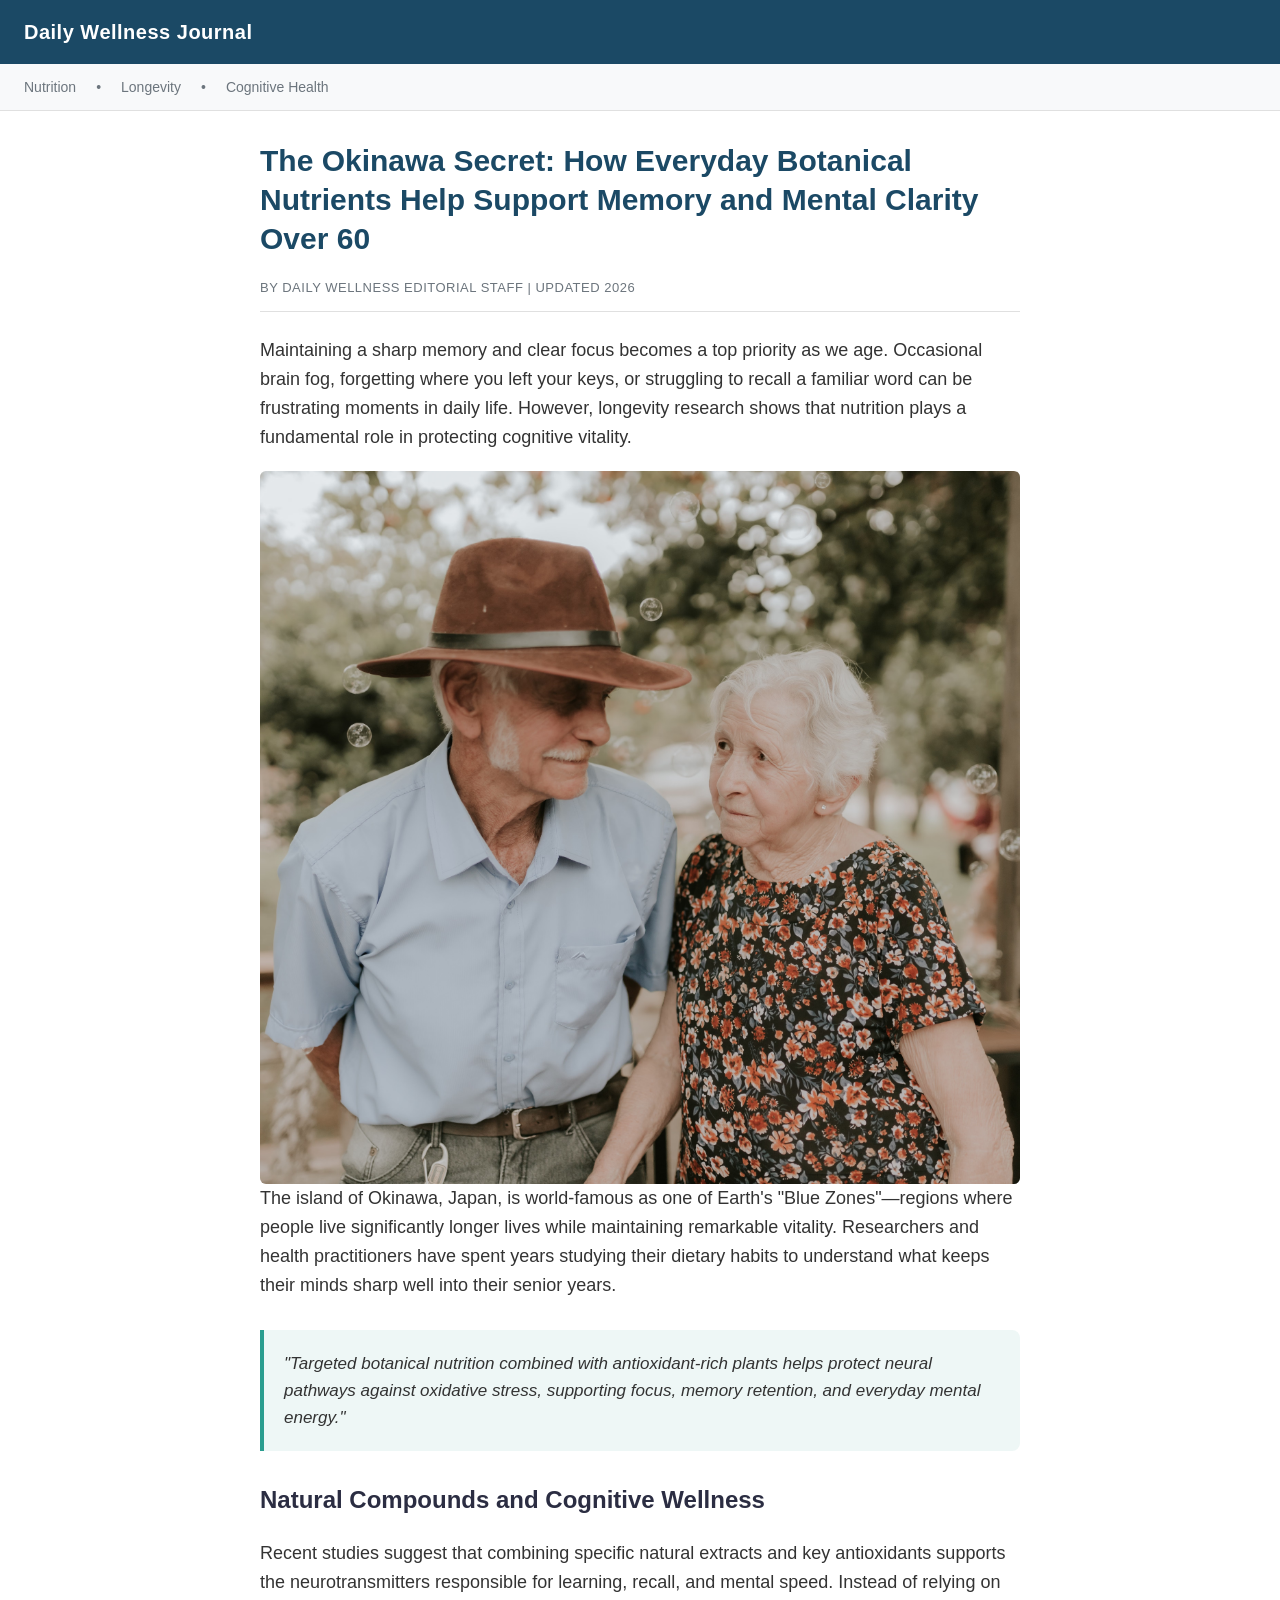
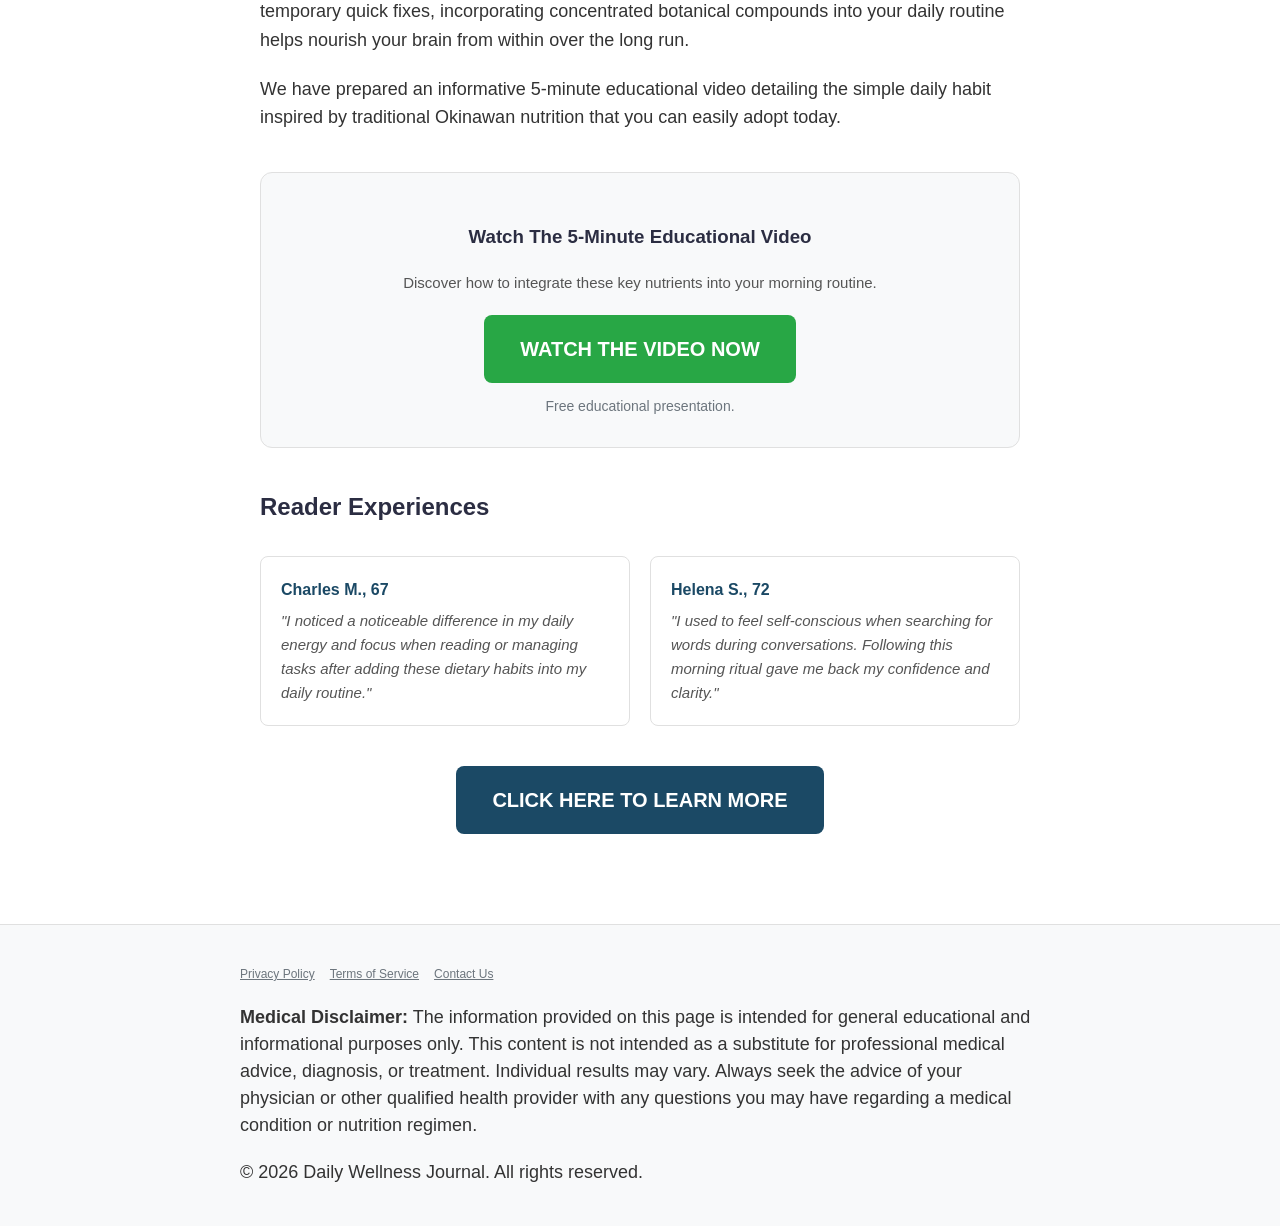
<file: pag/index.html>
<!DOCTYPE html>
<html lang="en">
<head>
<meta charset="UTF-8">
<meta name="viewport" content="width=device-width, initial-scale=1.0">
<title>Health & Wellness Special Report — Brain Health & Clarity in Okinawa</title>
<style>
  :root {
    --brand-color: #1b4965;
    --accent-color: #2a9d8f;
    --text-color: #2b2d42;
    --muted: #6c757d;
    --border: #e0e0e0;
    --bg-soft: #f8f9fa;
    --max-width: 800px;
  }
  * { box-sizing: border-box; }
  body {
    margin: 0;
    font-family: -apple-system, BlinkMacSystemFont, "Segoe UI", Roboto, Helvetica, Arial, sans-serif;
    color: var(--text-color);
    line-height: 1.6;
    background-color: #ffffff;
  }
  img {
    max-width: 100%;
    width: 100%;
    display: block;
    object-fit: cover;
    background: var(--bg-soft);
    border-radius: 6px;
  }
  
  /* ---------- MASTHEAD ---------- */
  .masthead {
    background: var(--brand-color);
    color: #fff;
    padding: 16px 24px;
    display: flex;
    align-items: center;
    justify-content: space-between;
  }
  .masthead .logo {
    font-weight: 800;
    font-size: 20px;
    letter-spacing: 0.5px;
  }
  .subnav {
    display: flex;
    gap: 20px;
    padding: 12px 24px;
    border-bottom: 1px solid var(--border);
    font-size: 14px;
    background: var(--bg-soft);
    color: var(--muted);
  }

  /* ---------- ARTICLE ---------- */
  .article {
    max-width: var(--max-width);
    margin: 0 auto;
    padding: 30px 20px;
  }
  h1.headline {
    font-size: 30px;
    line-height: 1.3;
    margin: 0 0 20px;
    color: var(--brand-color);
    font-weight: 700;
  }
  .byline {
    font-size: 13px;
    color: var(--muted);
    margin-bottom: 24px;
    border-bottom: 1px solid var(--border);
    padding-bottom: 12px;
    text-transform: uppercase;
    letter-spacing: 0.5px;
  }
  p { font-size: 18px; margin: 0 0 20px; color: #333; }
  
  .highlight-box {
    background: #eef7f6;
    border-left: 4px solid var(--accent-color);
    padding: 20px;
    margin: 30px 0;
    border-radius: 0 8px 8px 0;
  }
  .highlight-box p { margin: 0; font-size: 17px; font-style: italic; }

  /* ---------- CALL TO ACTION ---------- */
  .cta-wrapper {
    text-align: center;
    margin: 40px 0;
    padding: 30px 20px;
    background: var(--bg-soft);
    border: 1px solid var(--border);
    border-radius: 12px;
  }
  .cta-button {
    display: inline-block;
    background: #28a745;
    color: #fff;
    font-weight: bold;
    font-size: 20px;
    padding: 18px 36px;
    border-radius: 8px;
    text-decoration: none;
    transition: background 0.2s;
    text-transform: uppercase;
  }
  .cta-button:hover {
    background: #218838;
  }
  .cta-sub {
    font-size: 14px;
    color: var(--muted);
    margin-top: 12px;
  }

  /* ---------- TESTIMONIALS ---------- */
  .testimonials {
    display: grid;
    grid-template-columns: repeat(auto-fit, minmax(240px, 1fr));
    gap: 20px;
    margin: 30px 0;
  }
  .card {
    border: 1px solid var(--border);
    border-radius: 8px;
    padding: 20px;
    background: #fff;
  }
  .card .name { font-weight: bold; color: var(--brand-color); margin-bottom: 6px; }
  .card .text { font-size: 15px; color: #555; font-style: italic; }

  /* ---------- FOOTER ---------- */
  footer {
    border-top: 1px solid var(--border);
    margin-top: 60px;
    padding: 40px 20px 20px;
    font-size: 12px;
    color: var(--muted);
    background: var(--bg-soft);
  }
  .footer-inner {
    max-width: var(--max-width);
    margin: 0 auto;
  }
  .footer-links {
    display: flex;
    gap: 15px;
    flex-wrap: wrap;
    margin-bottom: 20px;
  }
  .footer-links a { color: var(--muted); text-decoration: underline; }
  .disclaimer { margin-top: 20px; line-height: 1.5; font-size: 11px; }

  @media (max-width: 600px) {
    h1.headline { font-size: 24px; }
    p { font-size: 16px; }
    .cta-button { width: 100%; font-size: 17px; }
  }
</style>
</head>
<body>

  <!-- HEADER -->
  <header class="masthead">
    <div class="logo">Daily Wellness Journal</div>
  </header>
  <div class="subnav">
    <span>Nutrition</span> &bull; <span>Longevity</span> &bull; <span>Cognitive Health</span>
  </div>

  <main class="article">

    <h1 class="headline">
      The Okinawa Secret: How Everyday Botanical Nutrients Help Support Memory and Mental Clarity Over 60
    </h1>

    <div class="byline">
      By Daily Wellness Editorial Staff | Updated 2026
    </div>

    <p>Maintaining a sharp memory and clear focus becomes a top priority as we age. Occasional brain fog, forgetting where you left your keys, or struggling to recall a familiar word can be frustrating moments in daily life. However, longevity research shows that nutrition plays a fundamental role in protecting cognitive vitality.</p>

    <div class="hero-cover">
      <a href="https://dailyhealthgood.site/pag1/">
        <img src="image/pexels-photo-19549293.avif" alt="Healthy lifestyle and cognitive longevity habits">
      </a>
    </div>

    <p>The island of Okinawa, Japan, is world-famous as one of Earth's "Blue Zones"—regions where people live significantly longer lives while maintaining remarkable vitality. Researchers and health practitioners have spent years studying their dietary habits to understand what keeps their minds sharp well into their senior years.</p>

    <div class="highlight-box">
      <p>"Targeted botanical nutrition combined with antioxidant-rich plants helps protect neural pathways against oxidative stress, supporting focus, memory retention, and everyday mental energy."</p>
    </div>

    <h2>Natural Compounds and Cognitive Wellness</h2>

    <p>Recent studies suggest that combining specific natural extracts and key antioxidants supports the neurotransmitters responsible for learning, recall, and mental speed. Instead of relying on temporary quick fixes, incorporating concentrated botanical compounds into your daily routine helps nourish your brain from within over the long run.</p>

    <p>We have prepared an informative 5-minute educational video detailing the simple daily habit inspired by traditional Okinawan nutrition that you can easily adopt today.</p>

    <!-- CALL TO ACTION -->
    <div class="cta-wrapper">
      <h3>Watch The 5-Minute Educational Video</h3>
      <p style="font-size: 15px; color: #555;">Discover how to integrate these key nutrients into your morning routine.</p>
      
      <a href="https://dailyhealthgood.site/pag1/" class="cta-button">
        Watch The Video Now
      </a>
      <div class="cta-sub">Free educational presentation.</div>
    </div>

    <h2>Reader Experiences</h2>

    <div class="testimonials">
      <div class="card">
        <div class="name">Charles M., 67</div>
        <div class="text">"I noticed a noticeable difference in my daily energy and focus when reading or managing tasks after adding these dietary habits into my daily routine."</div>
      </div>
      <div class="card">
        <div class="name">Helena S., 72</div>
        <div class="text">"I used to feel self-conscious when searching for words during conversations. Following this morning ritual gave me back my confidence and clarity."</div>
      </div>
    </div>

    <div style="text-align: center; margin-top: 40px;">
      <a href="https://dailyhealthgood.site/pag1/" class="cta-button" style="background: var(--brand-color);">
        Click Here To Learn More
      </a>
    </div>

  </main>

  <!-- MANDATORY COMPLIANCE FOOTER FOR TABOOLA / NATIVE ADS -->
  <footer>
    <div class="footer-inner">
      <div class="footer-links">
        <a href="https://dailyhealthgood.site/pag1/">Privacy Policy</a>
        <a href="https://dailyhealthgood.site/pag1/">Terms of Service</a>
        <a href="https://dailyhealthgood.site/pag1/">Contact Us</a>
      </div>
      <div class="disclaimer">
        <p><strong>Medical Disclaimer:</strong> The information provided on this page is intended for general educational and informational purposes only. This content is not intended as a substitute for professional medical advice, diagnosis, or treatment. Individual results may vary. Always seek the advice of your physician or other qualified health provider with any questions you may have regarding a medical condition or nutrition regimen.</p>
        <p>&copy; 2026 Daily Wellness Journal. All rights reserved.</p>
      </div>
    </div>
  </footer>

</body>
</html>
</file>
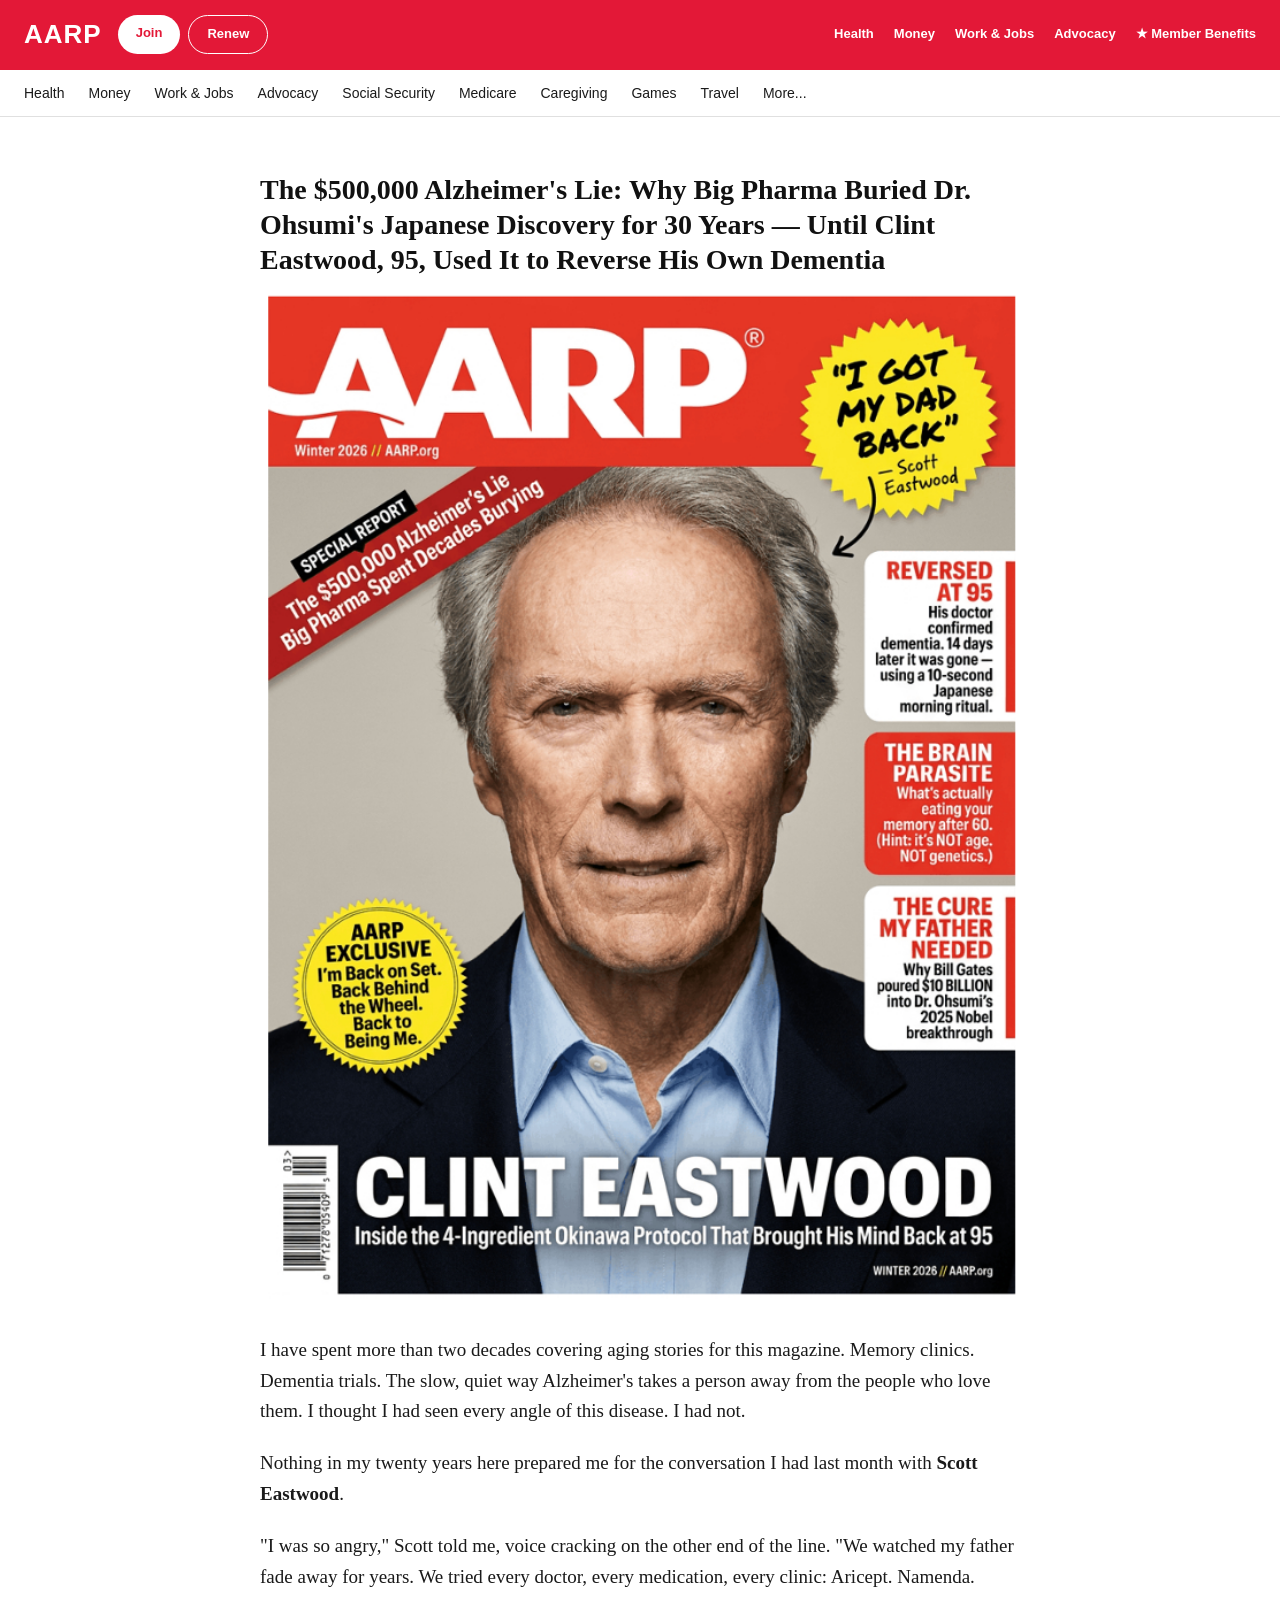
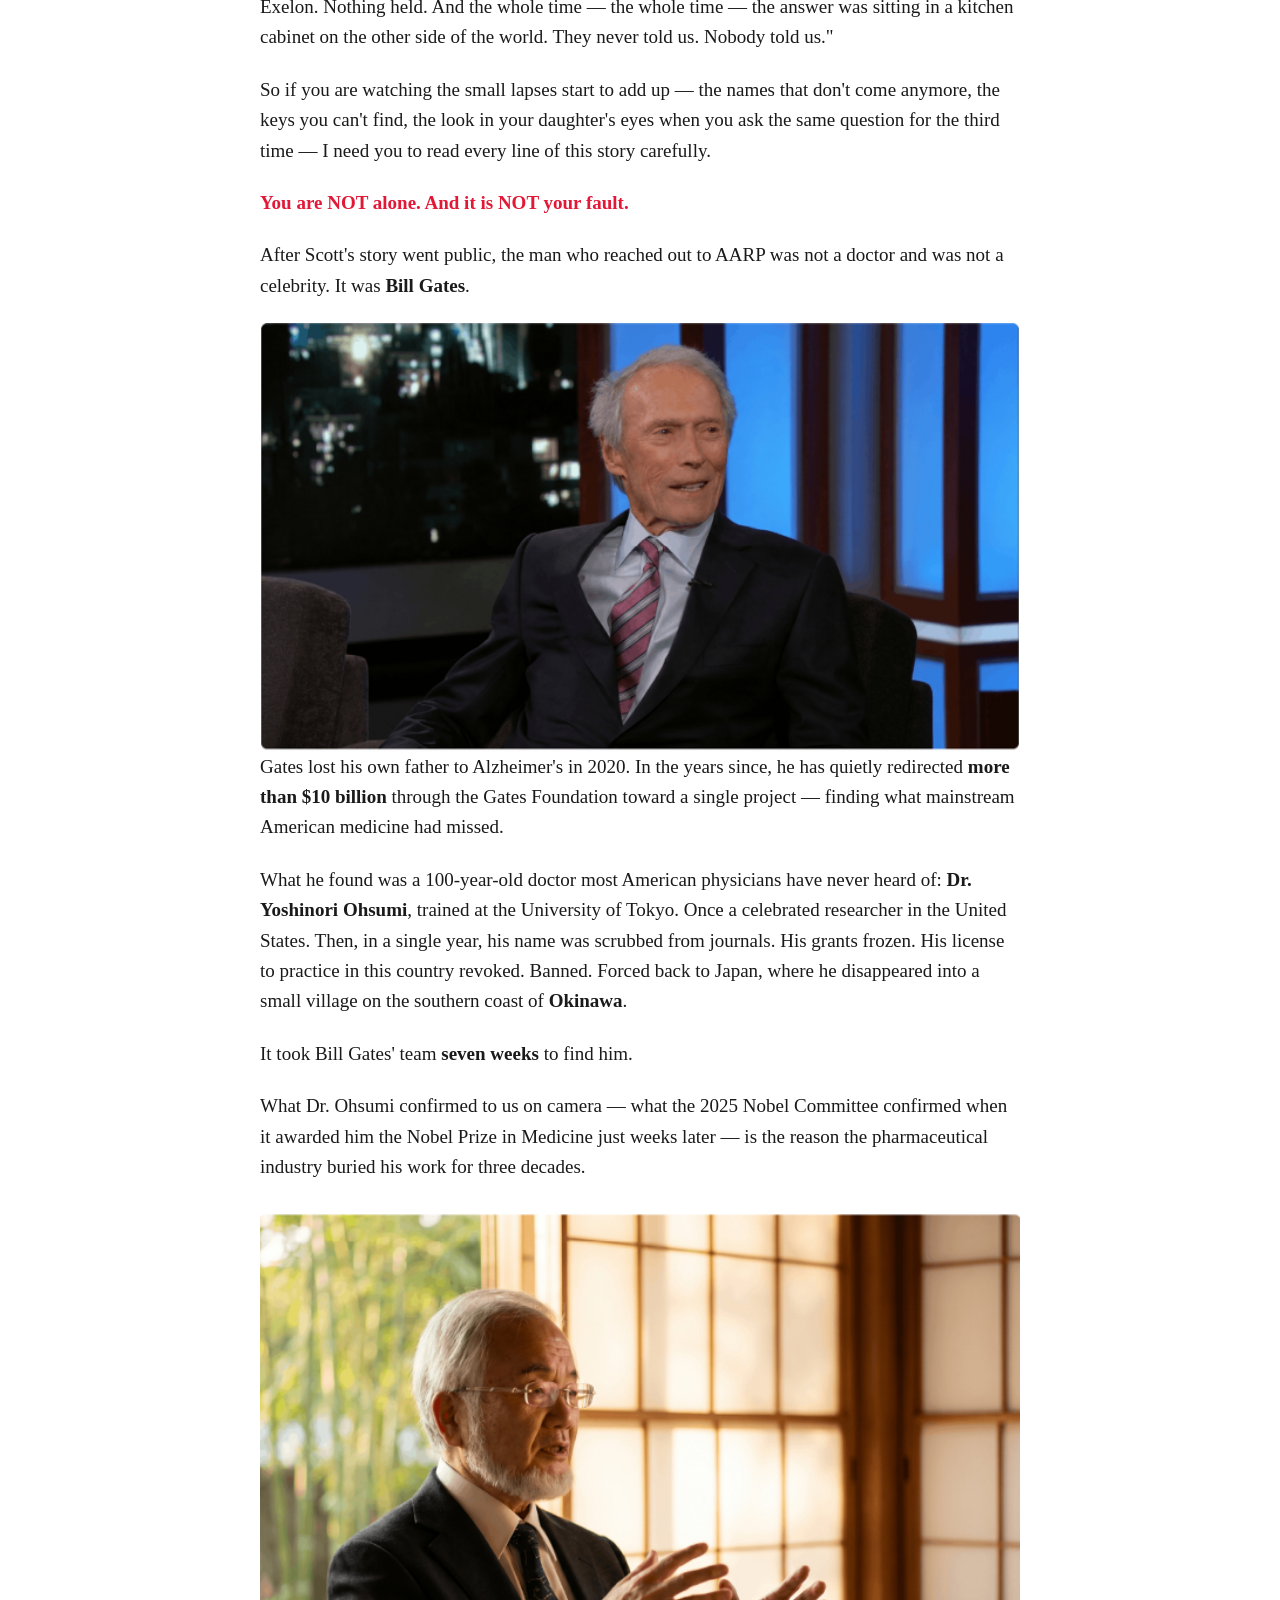
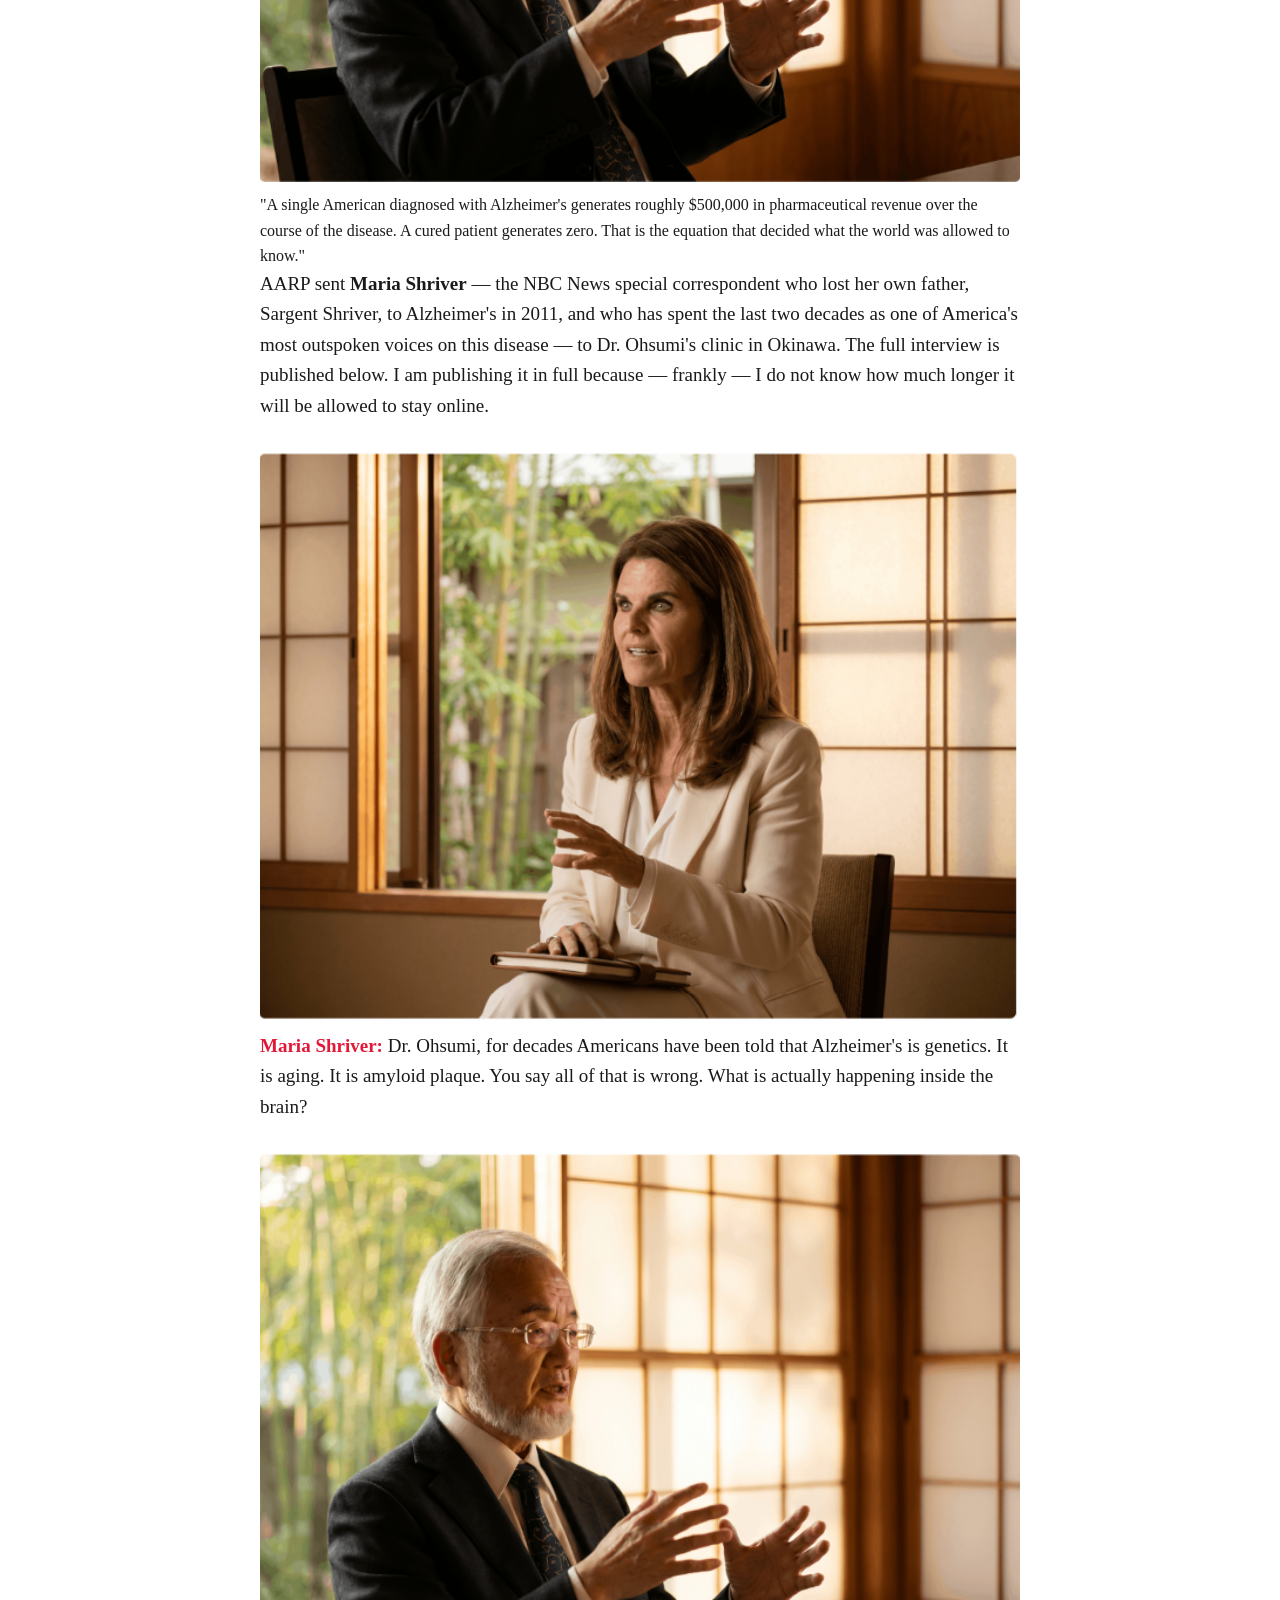
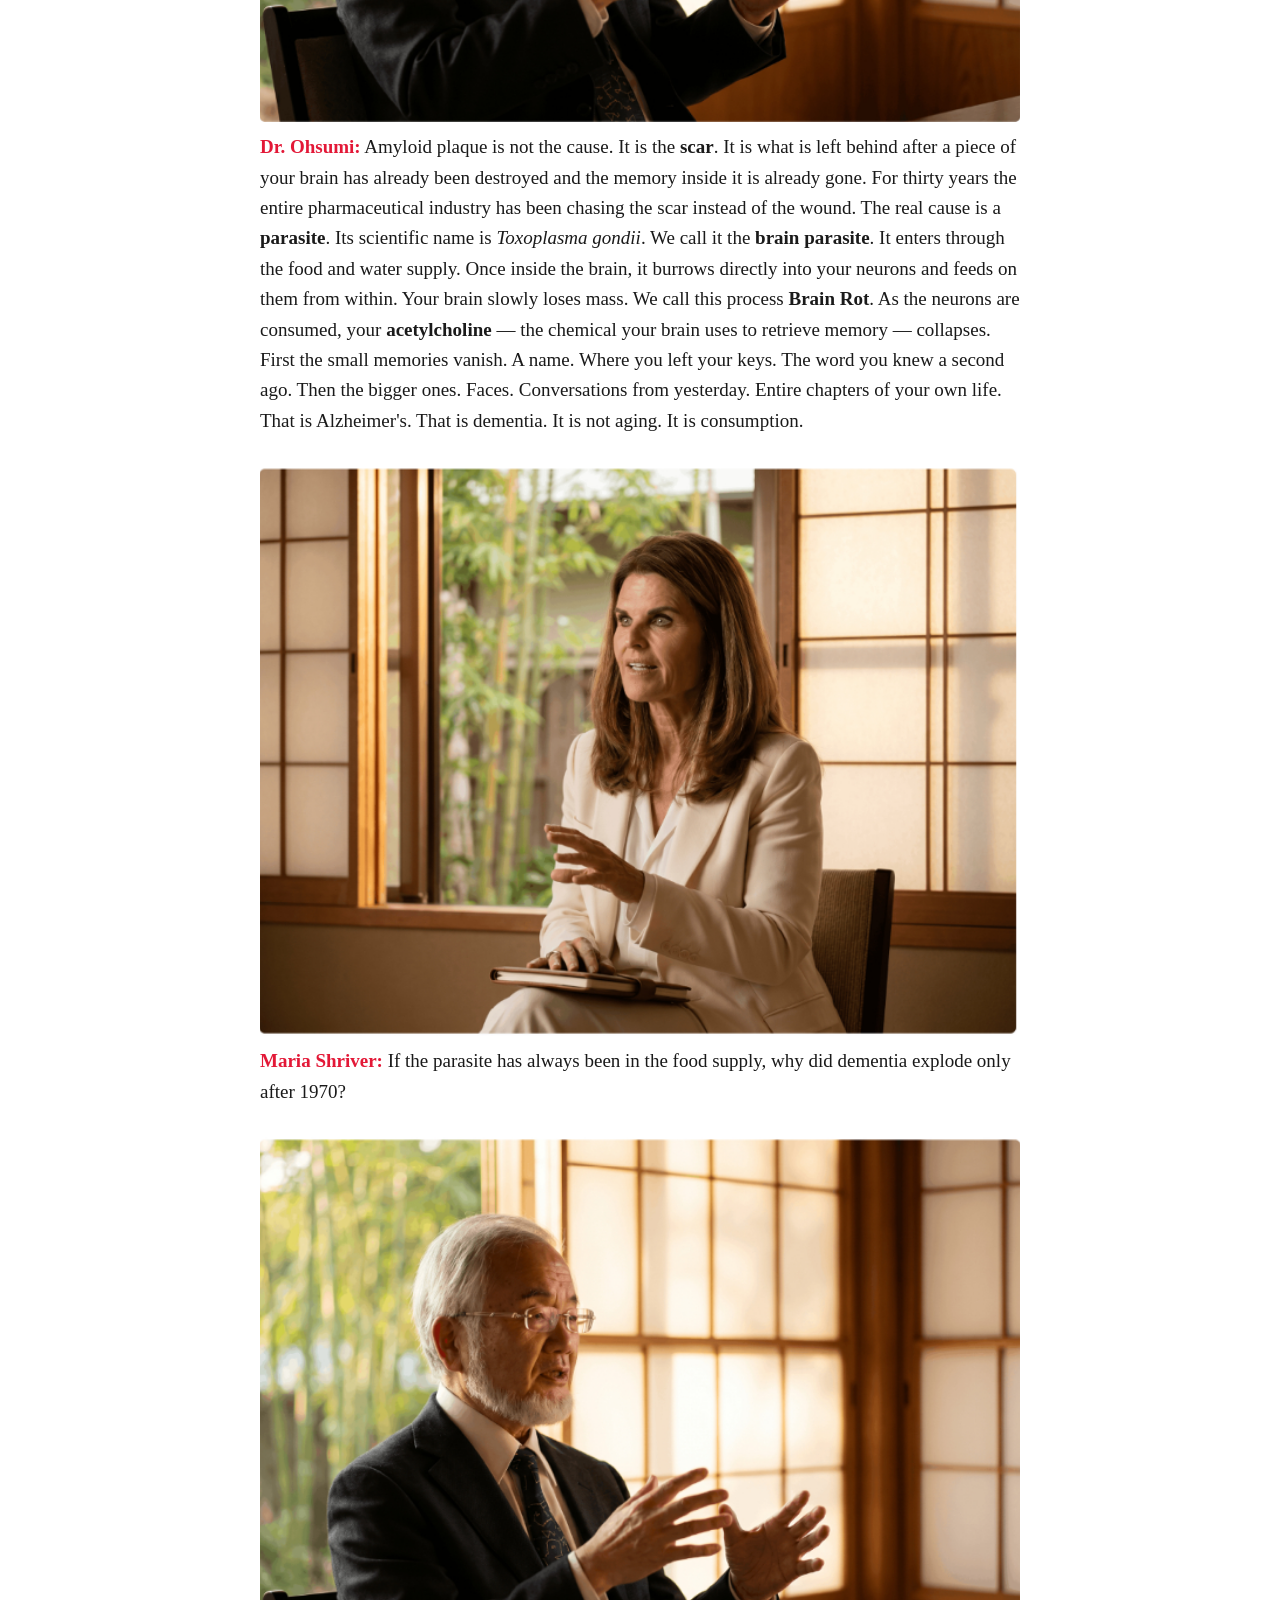
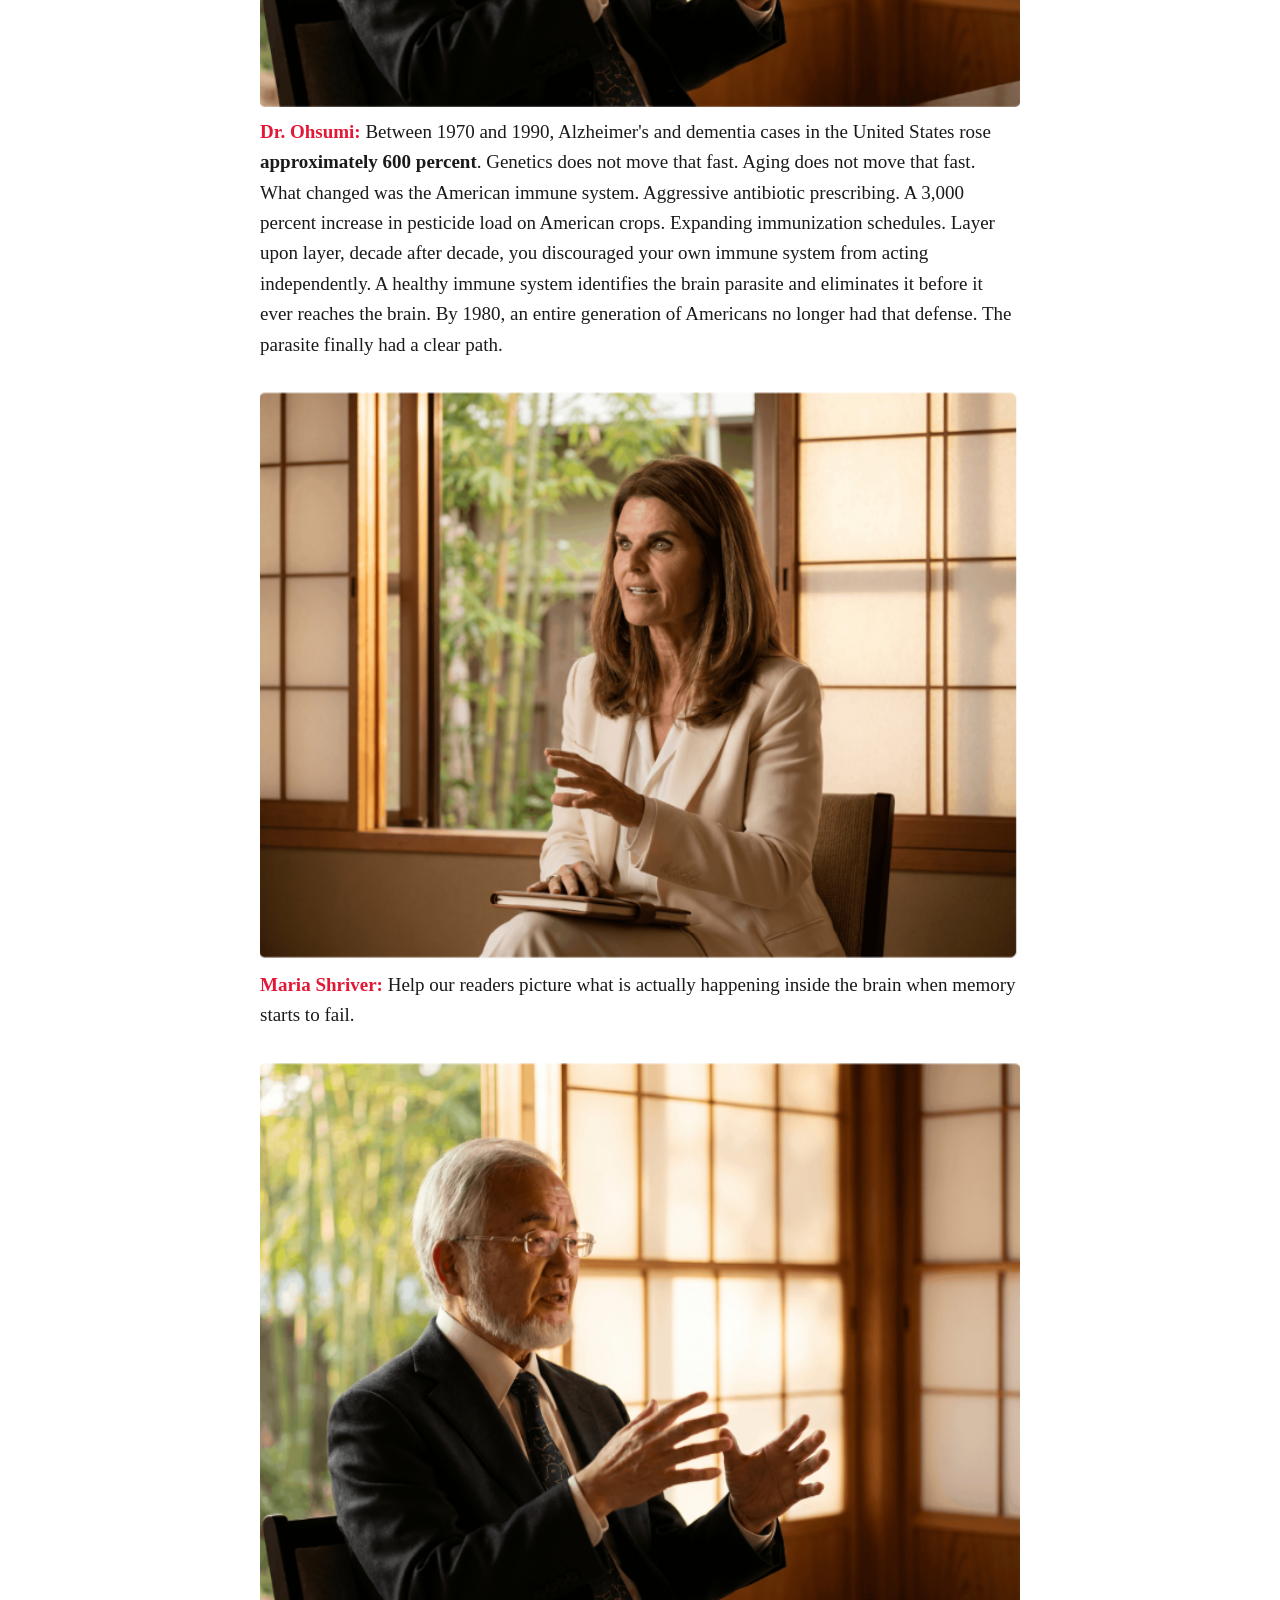
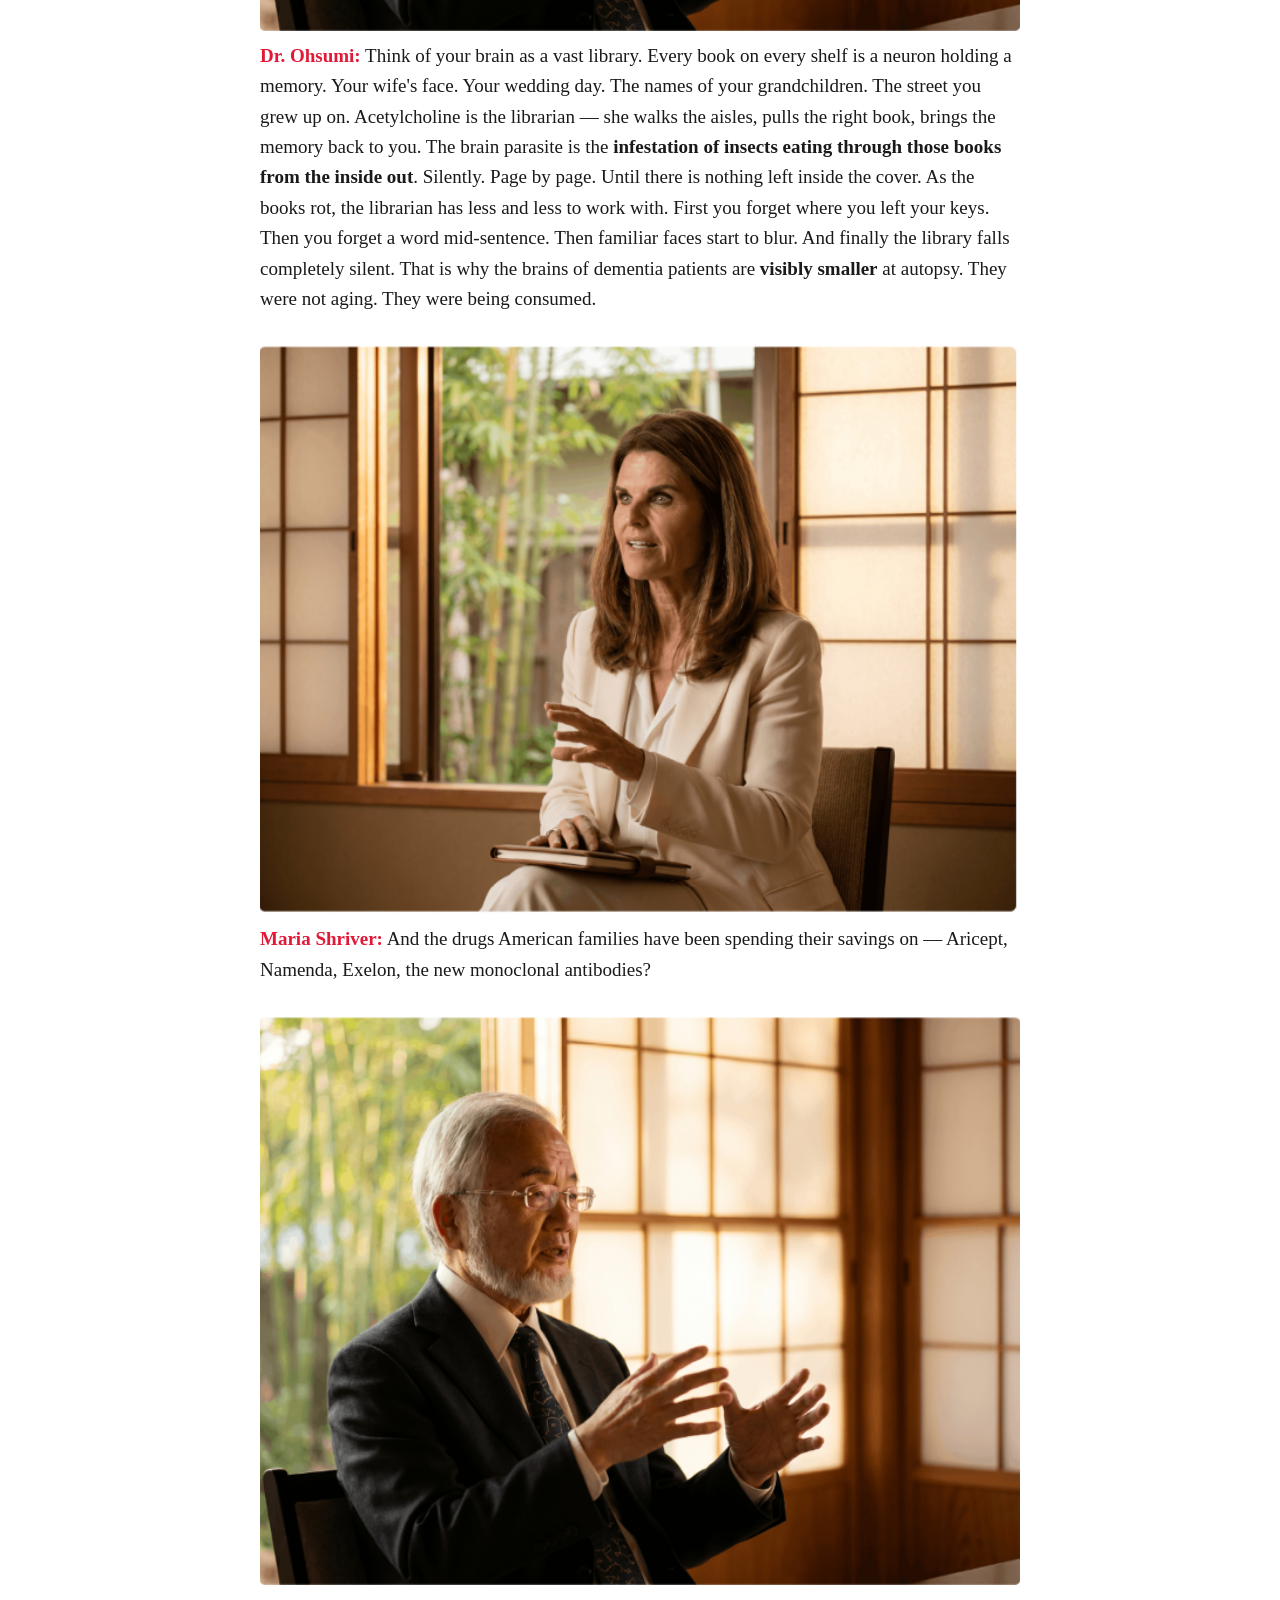
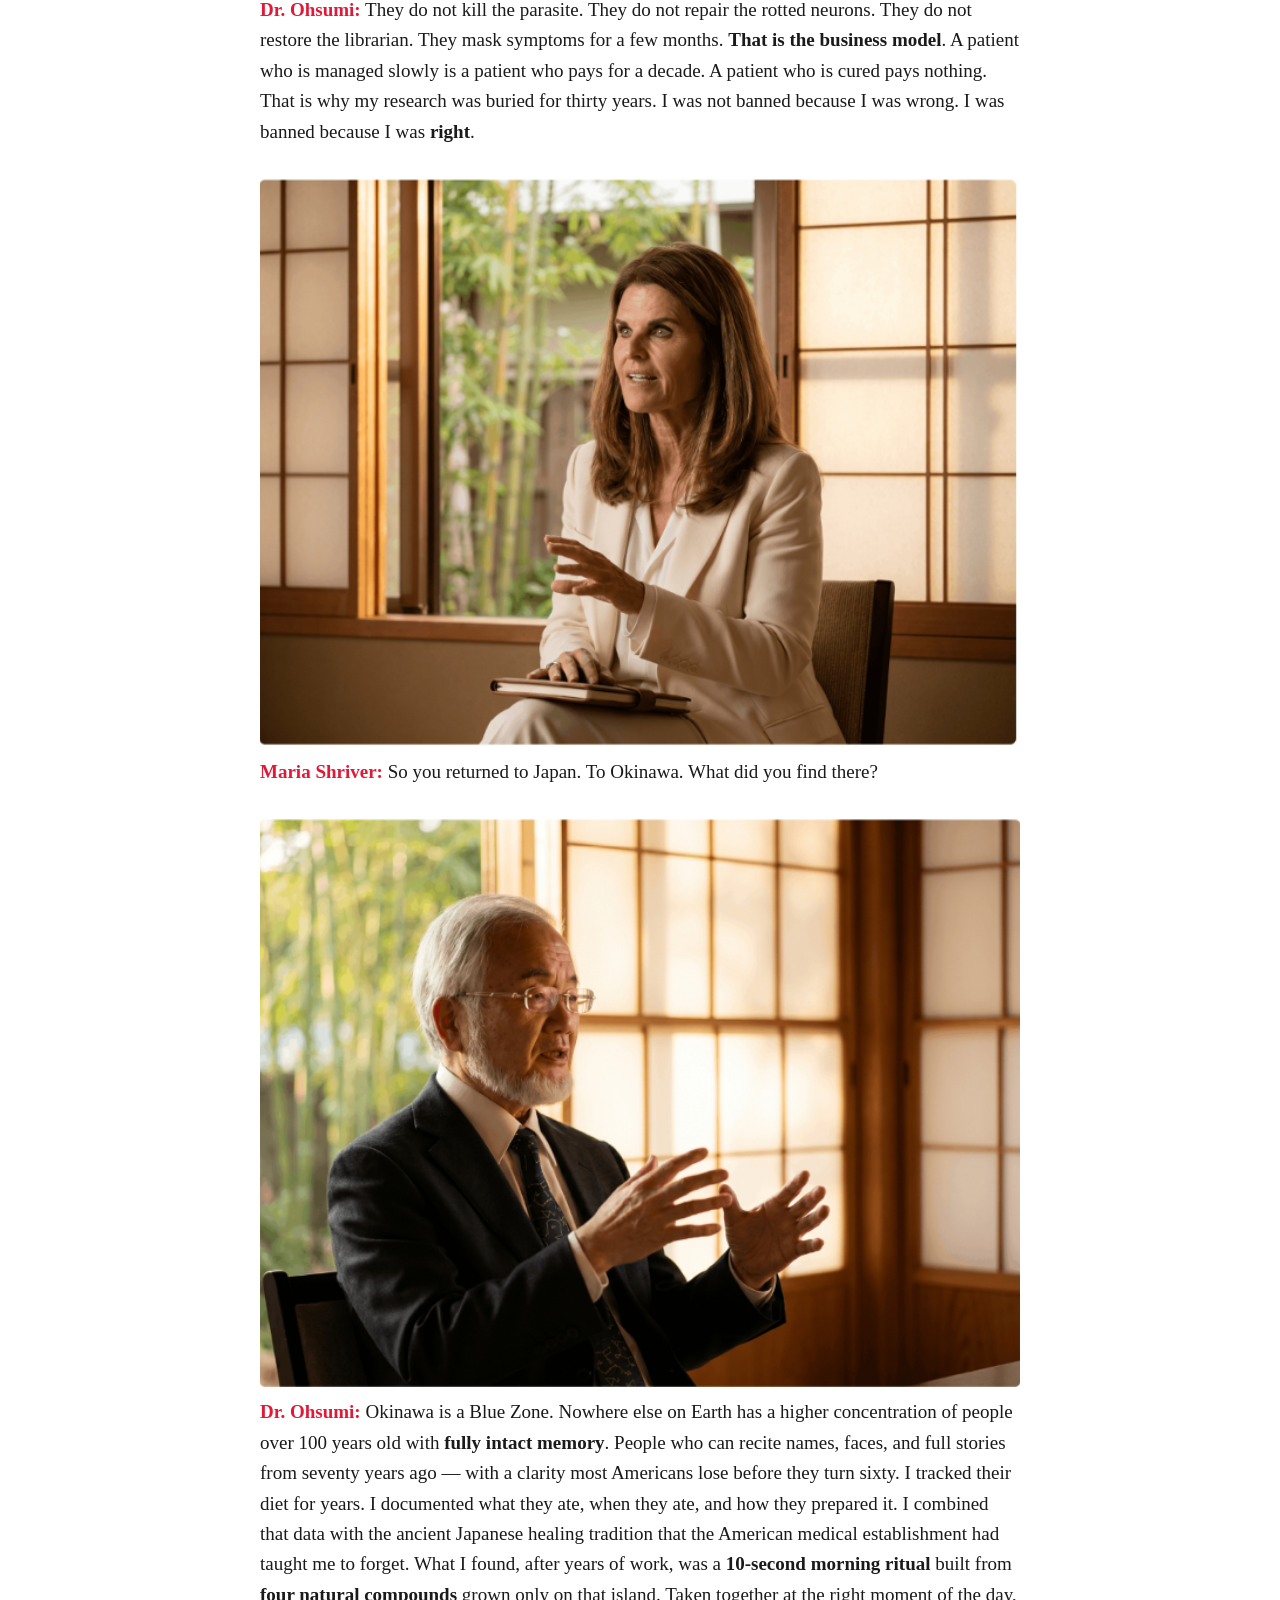
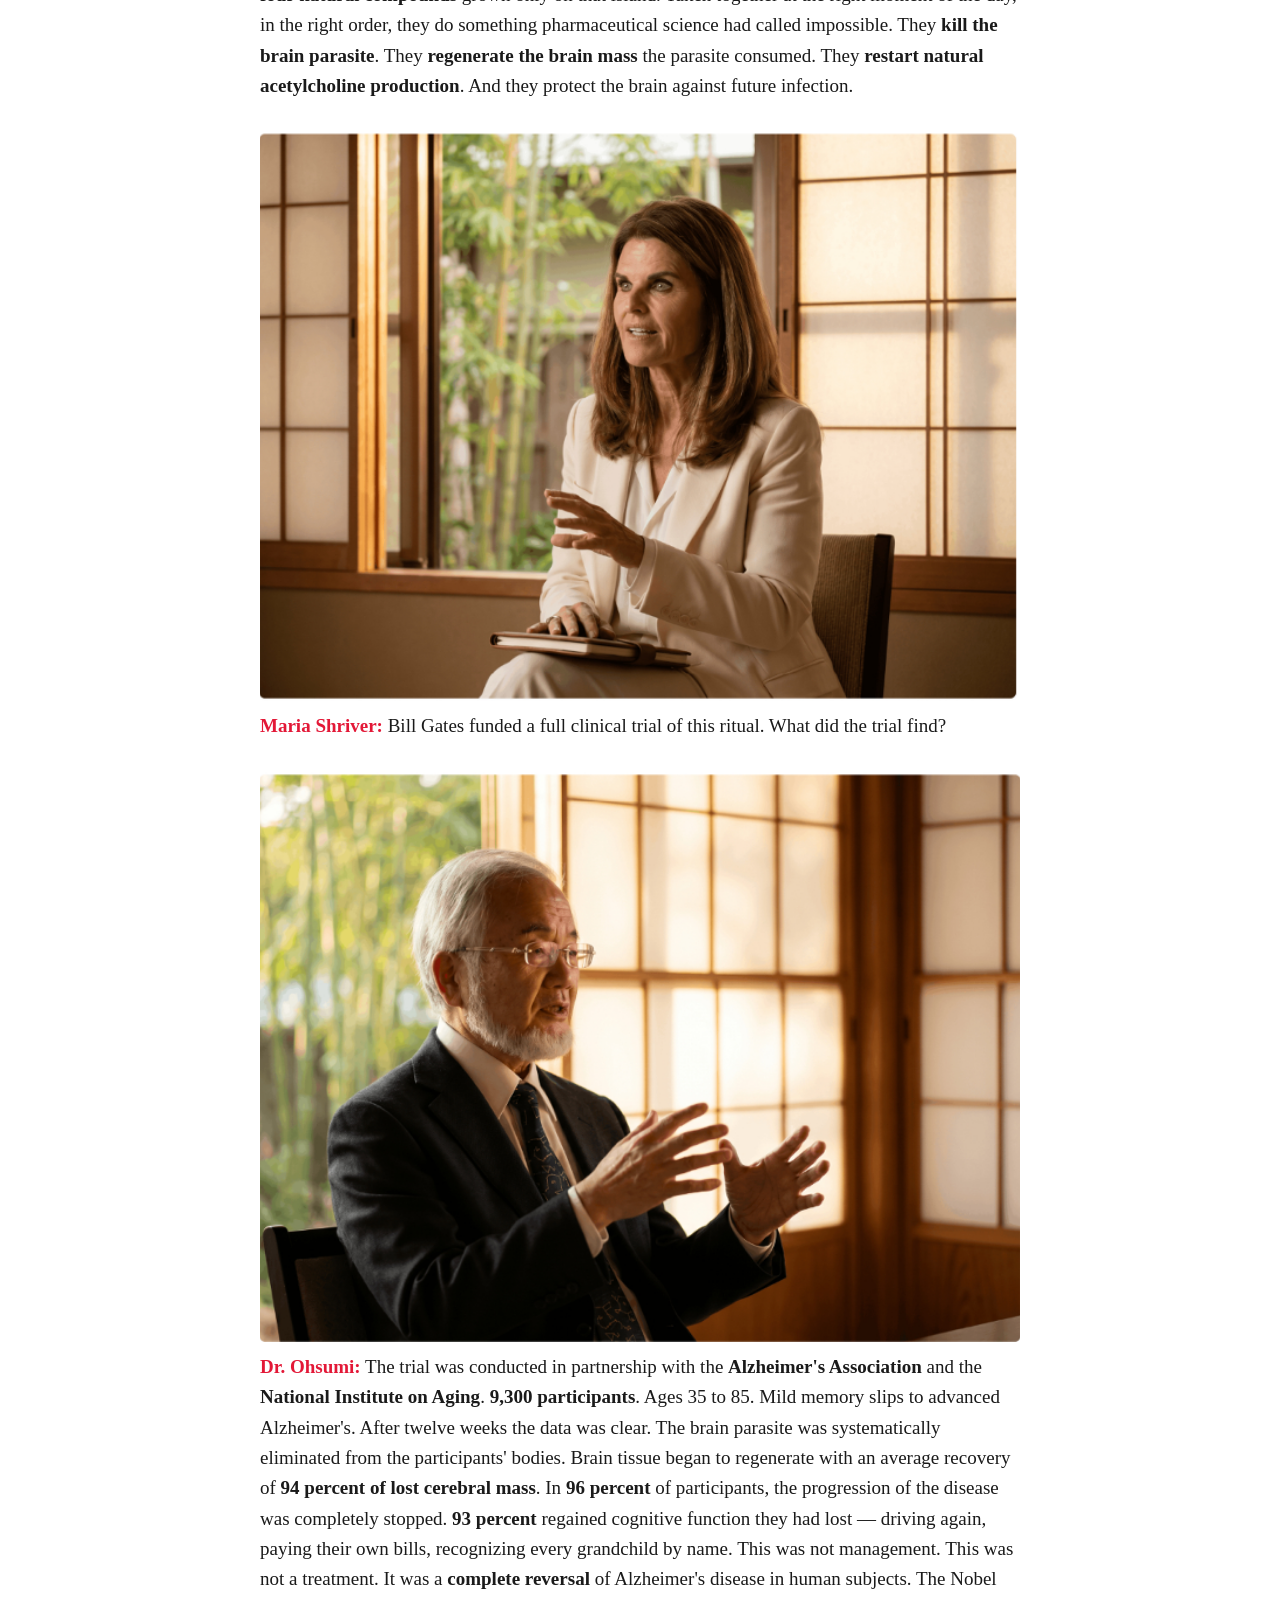
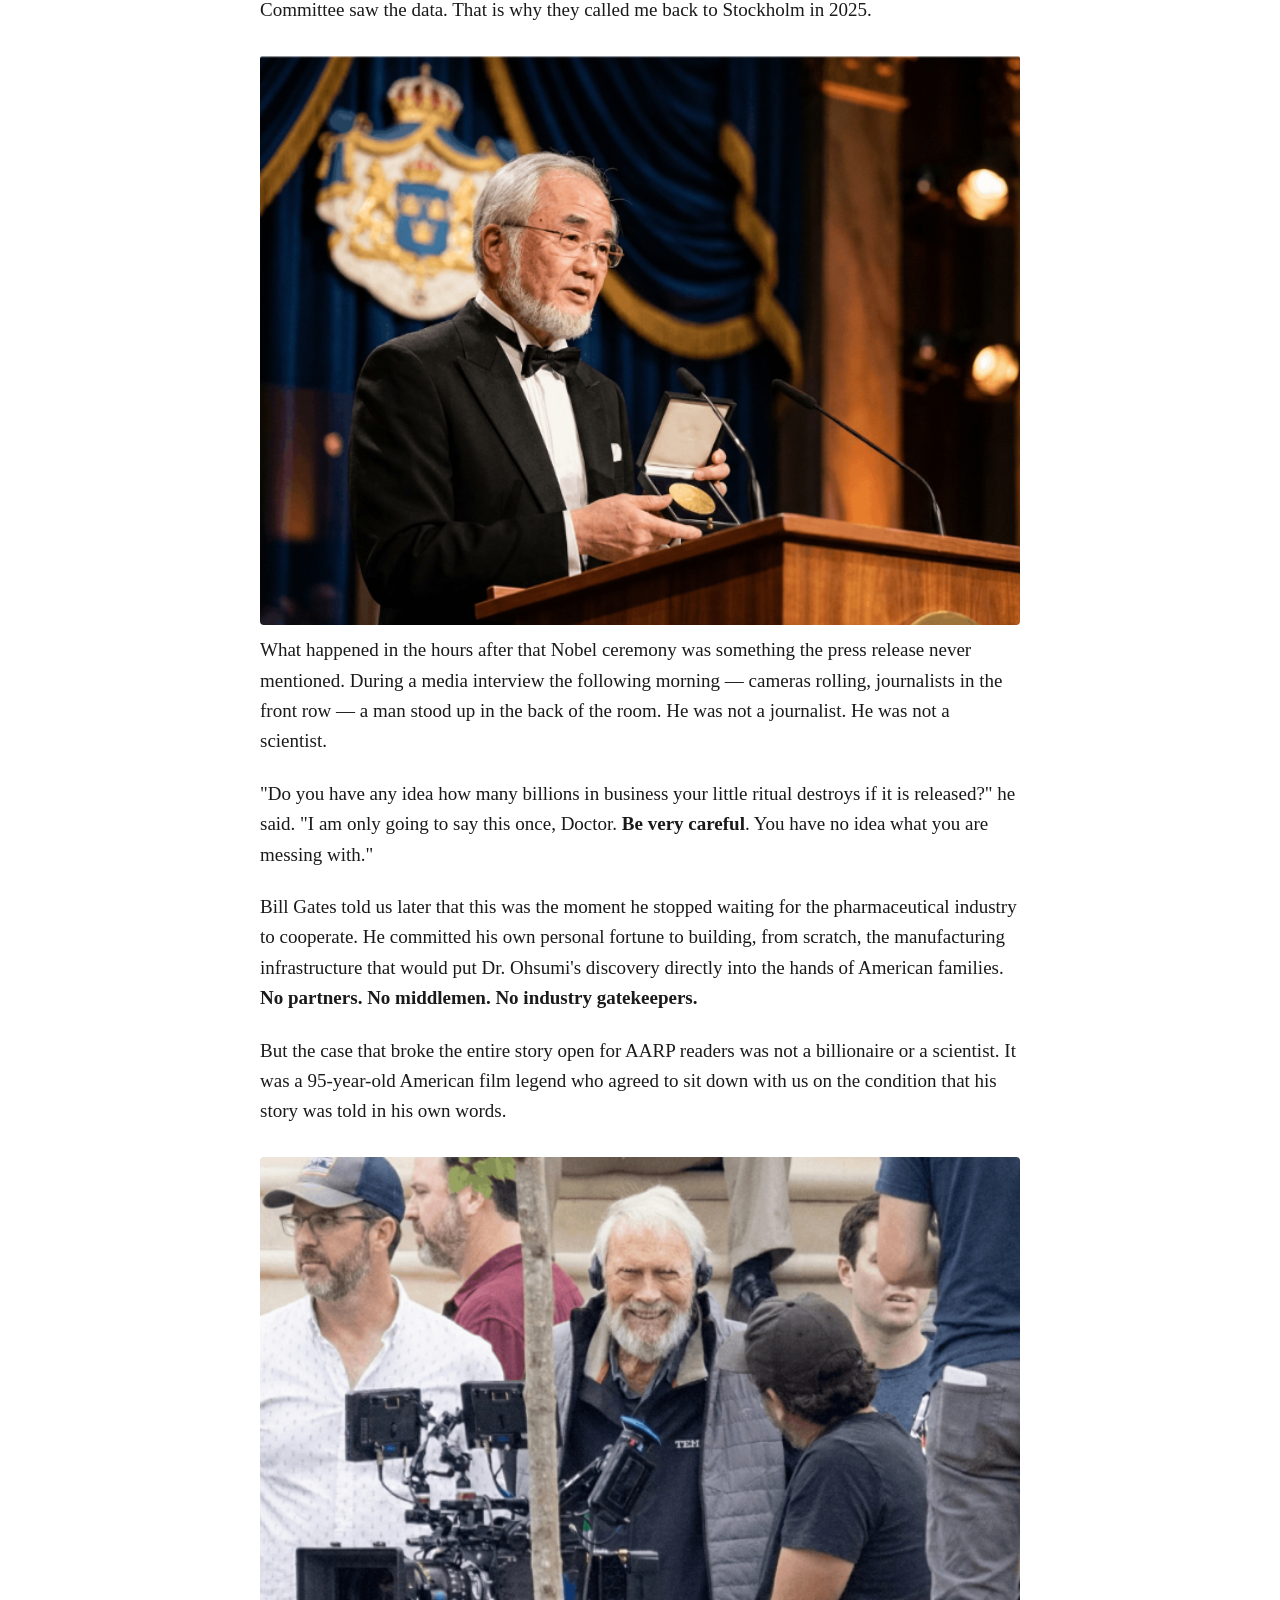
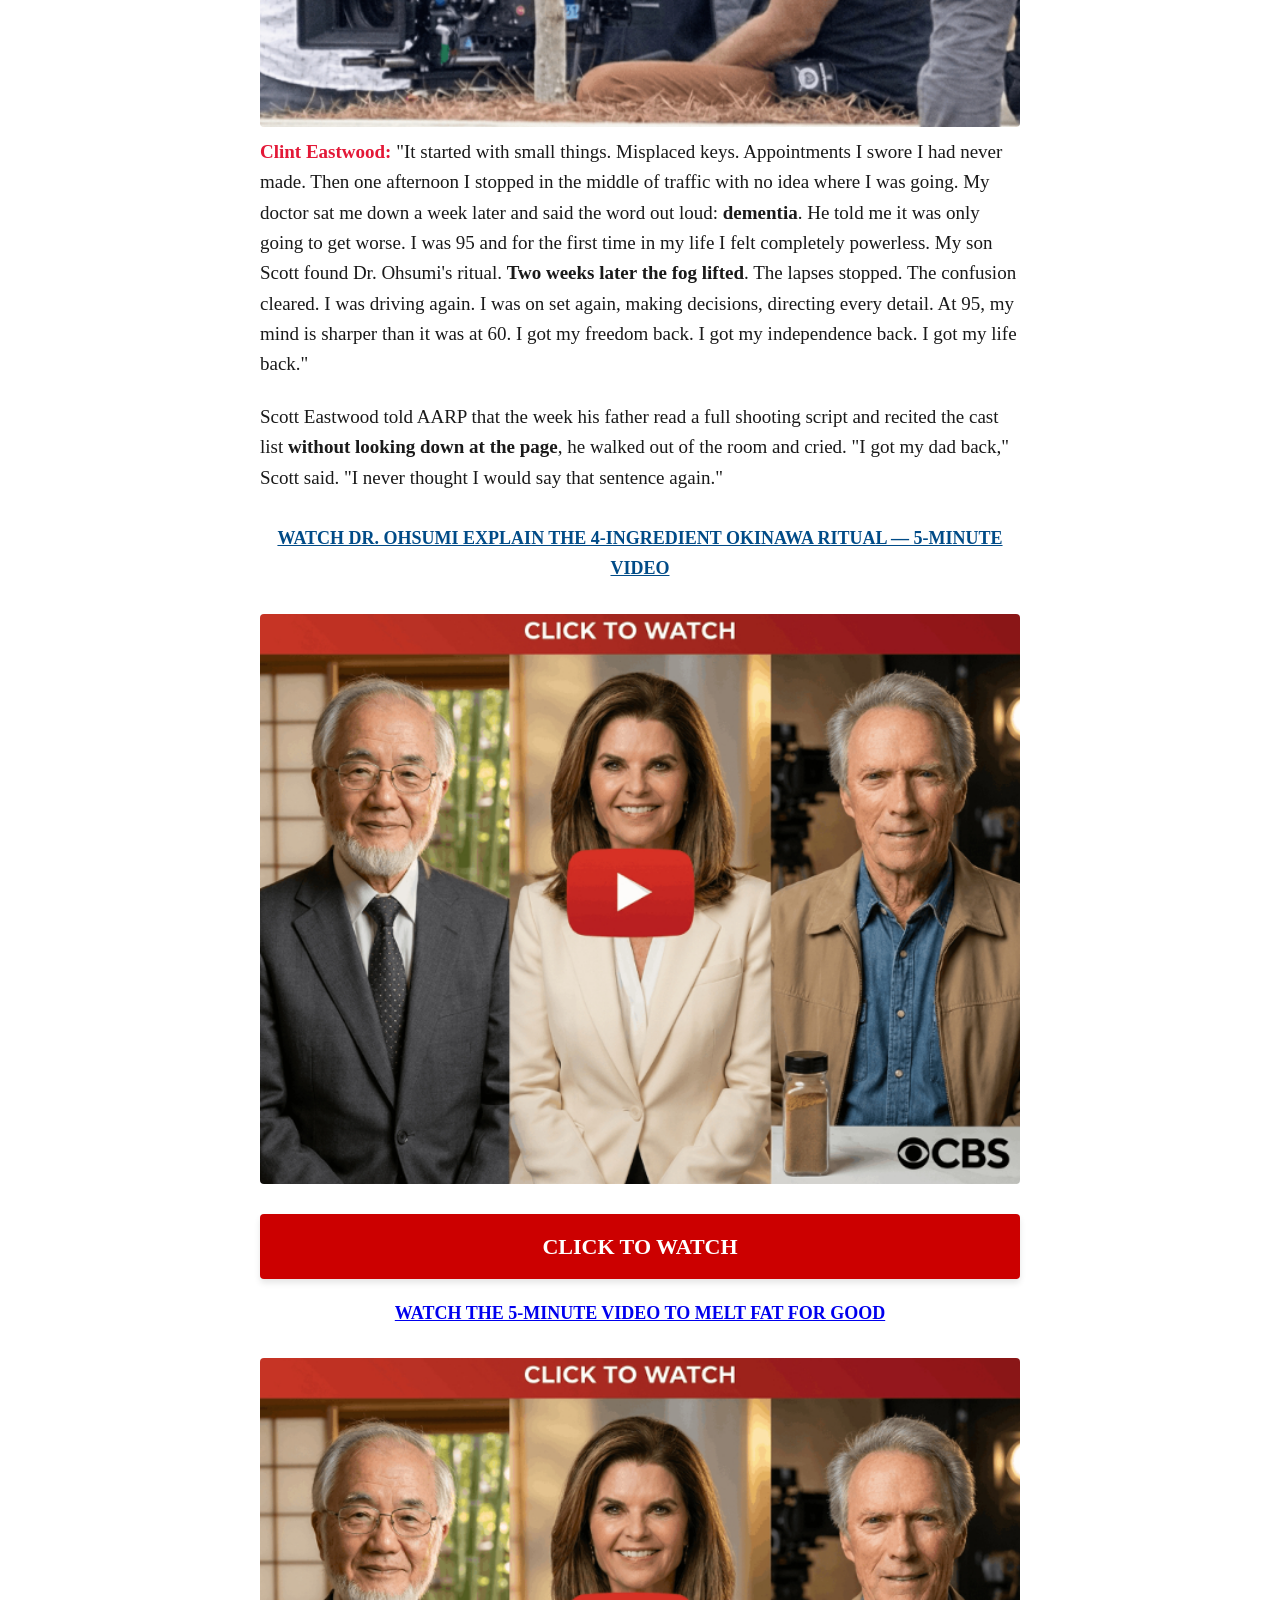
<file: pre/index.html>
<!DOCTYPE html>
<html lang="pt-BR">
<head>
<meta charset="UTF-8">
<meta name="viewport" content="width=device-width, initial-scale=1.0">
<title>AARP Special Report — The $500,000 Alzheimer's Lie</title>
<style>
  :root {
    --brand-color: #e31837;
    --text-color: #1a1a1a;
    --muted: #666;
    --border: #e0e0e0;
    --bg-soft: #f7f7f7;
    --max-width: 800px;
  }
  * { box-sizing: border-box; }
  body {
    margin: 0;
    font-family: Georgia, 'Times New Roman', serif;
    color: var(--text-color);
    line-height: 1.6;
  }
  img {
    max-width: 100%;
    width: 100%;
    display: block;
    object-fit: cover;
    background: var(--bg-soft);
  }
  .page-wrap {
    max-width: 1920px;
    margin: 0 auto;
  }
  /* Proporções exatas das imagens originais */
  .img-cover { aspect-ratio: 3 / 4; border-radius: 4px; }
  .img-interview { aspect-ratio: 4 / 3; border-radius: 4px; }
  .img-testimonial { aspect-ratio: 3 / 2; }
  .img-cta { aspect-ratio: 16 / 9; border-radius: 8px; }

  /* ---------- MASTHEAD / NAV ---------- */
  .masthead {
    background: var(--brand-color);
    color: #fff;
    padding: 14px 24px;
    display: flex;
    align-items: center;
    justify-content: space-between;
    font-family: Arial, sans-serif;
    gap: 20px;
  }
  .masthead .left-group {
    display: flex;
    align-items: center;
    gap: 16px;
  }
  .masthead .logo {
    font-weight: 900;
    font-size: 26px;
    letter-spacing: 1px;
    white-space: nowrap;
  }
  .masthead .pill-actions {
    display: flex;
    gap: 8px;
  }
  .masthead .pill-actions a {
    text-decoration: none;
    padding: 8px 18px;
    border-radius: 20px;
    font-weight: bold;
    font-size: 13px;
    white-space: nowrap;
  }
  .masthead .pill-actions a.pill--solid {
    background: #fff;
    color: var(--brand-color);
  }
  .masthead .pill-actions a.pill--outline {
    background: transparent;
    color: #fff;
    border: 1px solid #fff;
  }
  .masthead .right-links {
    display: flex;
    align-items: center;
    gap: 20px;
    font-size: 13px;
    font-weight: bold;
  }
  .masthead .right-links a {
    color: #fff;
    text-decoration: none;
    white-space: nowrap;
  }
  .subnav {
    display: flex;
    gap: 24px;
    padding: 12px 24px;
    border-bottom: 1px solid var(--border);
    font-family: Arial, sans-serif;
    font-size: 14px;
    overflow-x: auto;
  }
  .subnav a { color: var(--text-color); text-decoration: none; white-space: nowrap; }

  /* ---------- ARTICLE WRAPPER ---------- */
  .article {
    max-width: var(--max-width);
    margin: 0 auto;
    padding: 40px 20px;
  }

  h1.headline {
    font-size: 34px;
    line-height: 1.25;
    margin: 0 0 30px;
    font-weight: 800;
  }

  /* ---------- HERO / "COVER" BLOCK ---------- */
  .hero-cover {
    position: relative;
    margin-bottom: 30px;
  }
  .badge {
    position: absolute;
    font-family: Arial, sans-serif;
    font-weight: bold;
    text-align: center;
    z-index: 2;
  }
  .badge--seal {
    top: 10%;
    left: 5%;
    width: 130px;
    height: 130px;
    border-radius: 50%;
    background: #ffd400;
    color: #111;
    display: flex;
    align-items: center;
    justify-content: center;
    padding: 10px;
    font-size: 12px;
    transform: rotate(-8deg);
    box-shadow: 0 4px 10px rgba(0,0,0,0.3);
  }
  .badge--ribbon {
    top: 0;
    left: 0;
    background: #e31837;
    color: #fff;
    padding: 6px 14px;
    font-size: 12px;
    text-transform: uppercase;
  }
  .badge--callout {
    top: 5%;
    right: 3%;
    width: 160px;
    background: #fff;
    border: 1px solid var(--border);
    padding: 10px;
    font-size: 11px;
    text-align: left;
    box-shadow: 0 4px 10px rgba(0,0,0,0.1);
  }
  .badge--callout strong { display: block; font-size: 13px; color: var(--brand-color); }

  /* ---------- ARTICLE BODY ---------- */
  .article p { font-size: 19px; margin: 0 0 22px; }
  .article p.lede { font-weight: bold; }
  .byline { font-family: Arial, sans-serif; font-size: 13px; color: var(--muted); margin-bottom: 20px; text-transform: uppercase; letter-spacing: 0.5px; }

  /* ---------- PULL QUOTE / STAT CALLOUT ---------- */
  .pull-quote {
    border-left: 4px solid var(--brand-color);
    padding: 4px 0 4px 20px;
    font-size: 22px;
    font-style: italic;
    margin: 30px 0;
    color: #222;
  }
  .stat-callout {
    background: var(--bg-soft);
    border-radius: 8px;
    padding: 24px;
    text-align: center;
    margin: 30px 0;
    font-family: Arial, sans-serif;
  }
  .stat-callout .number {
    font-size: 42px;
    font-weight: 900;
    color: var(--brand-color);
    display: block;
  }

  /* ---------- EXPERT / INTERVIEW BLOCK ---------- */
  .interview-figure { margin: 30px 0 10px; }
  .interview-figure figcaption {
    font-family: Arial, sans-serif;
    font-size: 13px;
    color: var(--muted);
    margin-top: 8px;
  }
  .qa-block { margin-bottom: 22px; }
  .qa-block .q { font-weight: bold; }
  .qa-block .a-label { color: var(--brand-color); font-weight: bold; }

  /* ---------- TESTIMONIAL CARDS ---------- */
  .testimonials {
    display: grid;
    grid-template-columns: repeat(auto-fit, minmax(220px, 1fr));
    gap: 20px;
    margin: 40px 0;
    font-family: Arial, sans-serif;
  }
  .testimonial-card {
    border: 1px solid var(--border);
    border-radius: 8px;
    overflow: hidden;
    background: #fff;
    box-shadow: 0 2px 8px rgba(0,0,0,0.05);
  }
  .testimonial-card .body { padding: 14px; }
  .testimonial-card .name { color: var(--brand-color); font-weight: bold; margin-bottom: 6px; font-size: 16px; }
  .testimonial-card .quote { font-size: 14px; font-style: italic; color: #4b5563; }

  /* ---------- URGÊNCIA / ATENÇÃO ---------- */
  .attention-box {
    background: #fff4f4;
    border: 2px solid var(--brand-color);
    border-radius: 8px;
    padding: 20px;
    margin: 30px 0;
  }
  .attention-box .label {
    color: var(--brand-color);
    font-family: Arial, sans-serif;
    font-weight: 900;
    text-transform: uppercase;
    font-size: 14px;
    display: block;
    margin-bottom: 8px;
  }
  .attention-box p { font-size: 17px; margin-bottom: 12px; }
  .attention-box p:last-child { margin-bottom: 0; }

  /* ---------- CTA SECTION ---------- */
  .cta-section {
    text-align: center;
    margin: 50px 0;
  }
  .img-cta {
    margin-bottom: 20px;
  }
  .cta-button {
    display: inline-block;
    background: var(--brand-color);
    color: #fff;
    font-family: Arial, sans-serif;
    font-weight: bold;
    font-size: 20px;
    padding: 18px 40px;
    border-radius: 8px;
    text-decoration: none;
    box-shadow: 0 4px 12px rgba(227, 24, 55, 0.3);
    text-transform: uppercase;
  }
  .cta-button:hover {
    background: #c0132e;
  }
  .cta-sub {
    font-family: Arial, sans-serif;
    font-size: 13px;
    color: var(--muted);
    margin-top: 10px;
  }

  /* ---------- FAQ ---------- */
  .faq { margin: 40px 0; font-family: Arial, sans-serif; }
  .faq h2 { color: var(--brand-color); font-size: 24px; margin-bottom: 20px; font-weight: 800; }
  .faq-item { border-bottom: 1px solid var(--border); padding: 16px 0; }
  .faq-item .question { font-weight: bold; font-size: 16px; margin: 0 0 8px; color: #111; }
  .faq-item .answer { font-size: 15px; color: #333; margin: 0; line-height: 1.5; }

  /* ---------- FOOTER ---------- */
  footer {
    border-top: 4px solid var(--brand-color);
    margin-top: 60px;
    padding: 40px 24px;
    font-family: Arial, sans-serif;
    font-size: 13px;
    color: var(--muted);
    background: #1f2937;
  }
  .footer-inner { max-width: 1100px; margin: 0 auto; color: #9ca3af; }
  .footer-top {
    display: flex;
    justify-content: space-between;
    align-items: center;
    margin-bottom: 24px;
  }
  .footer-cols {
    display: grid;
    grid-template-columns: repeat(auto-fit, minmax(160px, 1fr));
    gap: 20px;
    margin-bottom: 24px;
  }
  .footer-cols h4 { font-size: 12px; text-transform: uppercase; margin-bottom: 10px; color: #fff; }
  .footer-cols a { display: block; color: #9ca3af; text-decoration: none; margin-bottom: 6px; }
  .footer-disclaimer { border-top: 1px solid #374151; padding-top: 16px; font-size: 12px; line-height: 1.5; }

  /* ================= RESPONSIVO ================= */
  @media (max-width: 700px) {
    .masthead {
      flex-wrap: wrap;
      padding: 12px 16px;
    }
    .masthead .left-group {
      flex-wrap: wrap;
      gap: 10px;
    }
    .masthead .logo { font-size: 18px; }
    .masthead .pill-actions a { padding: 7px 14px; font-size: 12px; }
    .masthead .right-links {
      width: 100%;
      justify-content: flex-start;
      gap: 14px;
      font-size: 12px;
      overflow-x: auto;
    }
    .subnav {
      padding: 10px 16px;
      gap: 16px;
      font-size: 13px;
    }
    .article { padding: 24px 16px; }
    h1.headline { font-size: 24px; margin-bottom: 20px; }
    .article p { font-size: 17px; }
    .pull-quote { font-size: 18px; }
    .badge--seal {
      width: 90px;
      height: 90px;
      font-size: 10px;
      top: 6%;
      left: 4%;
    }
    .badge--callout {
      width: 120px;
      font-size: 10px;
      padding: 8px;
    }
    .badge--ribbon { font-size: 10px; padding: 5px 10px; }
    .stat-callout .number { font-size: 32px; }
    .cta-button { width: 100%; font-size: 17px; padding: 16px 20px; text-align: center; }
    .footer-top { flex-direction: column; align-items: flex-start; gap: 14px; }
  }
</style>
</head>
<body>
<div class="page-wrap">

  <!-- ================= MASTHEAD ================= -->
  <header class="masthead">
    <div class="left-group">
      <div class="logo">AARP</div>
      <div class="pill-actions">
        <a href="https://aaqex.ttrk.io/preclick" class="pill--solid">Join</a>
        <a href="https://aaqex.ttrk.io/preclick" class="pill--outline">Renew</a>
      </div>
    </div>
    <div class="right-links">
      <a href="https://aaqex.ttrk.io/preclick">Health</a>
      <a href="https://aaqex.ttrk.io/preclick">Money</a>
      <a href="https://aaqex.ttrk.io/preclick">Work & Jobs</a>
      <a href="https://aaqex.ttrk.io/preclick">Advocacy</a>
      <a href="https://aaqex.ttrk.io/preclick">★ Member Benefits</a>
    </div>
  </header>
  <nav class="subnav">
    <a href="https://aaqex.ttrk.io/preclick">Health</a>
    <a href="https://aaqex.ttrk.io/preclick">Money</a>
    <a href="https://aaqex.ttrk.io/preclick">Work & Jobs</a>
    <a href="https://aaqex.ttrk.io/preclick">Advocacy</a>
    <a href="https://aaqex.ttrk.io/preclick">Social Security</a>
    <a href="https://aaqex.ttrk.io/preclick">Medicare</a>
    <a href="https://aaqex.ttrk.io/preclick">Caregiving</a>
    <a href="https://aaqex.ttrk.io/preclick">Games</a>
    <a href="https://aaqex.ttrk.io/preclick">Travel</a>
    <a href="https://aaqex.ttrk.io/preclick">More...</a>
  </nav>

  <main class="article">

    <h1 style="font-family: Georgia, serif; font-size: 28px; line-height: 1.25; font-weight: bold; color: #111111; margin: 15px 0; word-break: break-word;">
    The $500,000 Alzheimer's Lie: Why Big Pharma Buried Dr. Ohsumi's Japanese Discovery for 30 Years — Until Clint Eastwood, 95, Used It to Reverse His Own Dementia
</h1>

    <!-- ================= HERO / CAPA ================= -->
    <div class="hero-cover">
     <a href="https://aaqex.ttrk.io/preclick"> <img src="image/image1.png" alt="AARP Magazine Cover featuring Clint Eastwood" class="img-cover"></a>
    </div>

    <!-- ================= ABERTURA DO ARTIGO ================= -->
    <p>I have spent more than two decades covering aging stories for this magazine. Memory clinics. Dementia trials. The slow, quiet way Alzheimer's takes a person away from the people who love them. I thought I had seen every angle of this disease. I had not.</p>
    
    <p>Nothing in my twenty years here prepared me for the conversation I had last month with <strong>Scott Eastwood</strong>.</p>

    <p>"I was so angry," Scott told me, voice cracking on the other end of the line. "We watched my father fade away for years. We tried every doctor, every medication, every clinic: Aricept. Namenda. Exelon. Nothing held. And the whole time — the whole time — the answer was sitting in a kitchen cabinet on the other side of the world. They never told us. Nobody told us."</p>

    <p>So if you are watching the small lapses start to add up — the names that don't come anymore, the keys you can't find, the look in your daughter's eyes when you ask the same question for the third time — I need you to read every line of this story carefully.</p>

    <p><span style="color: #e31837; font-weight: bold;">You are NOT alone. And it is NOT your fault.</span></p>

    <p>After Scott's story went public, the man who reached out to AARP was not a doctor and was not a celebrity. It was <strong>Bill Gates</strong>.</p>

    <!-- ================= DESTAQUE / ESTATÍSTICA ================= -->
    <div class="">
    <a href="https://aaqex.ttrk.io/preclick"> <img src="image/image2.png" alt="AARP Magazine Cover featuring Clint Eastwood" ></a>
    </div>

   <p>Gates lost his own father to Alzheimer's in 2020. In the years since, he has quietly redirected <strong>more than $10 billion</strong> through the Gates Foundation toward a single project — finding what mainstream American medicine had missed.</p>

    <p>What he found was a 100-year-old doctor most American physicians have never heard of: <strong>Dr. Yoshinori Ohsumi</strong>, trained at the University of Tokyo. Once a celebrated researcher in the United States. Then, in a single year, his name was scrubbed from journals. His grants frozen. His license to practice in this country revoked. Banned. Forced back to Japan, where he disappeared into a small village on the southern coast of <strong>Okinawa</strong>.</p>

    <p>It took Bill Gates' team <strong>seven weeks</strong> to find him.</p>

    <p>What Dr. Ohsumi confirmed to us on camera — what the 2025 Nobel Committee confirmed when it awarded him the Nobel Prize in Medicine just weeks later — is the reason the pharmaceutical industry buried his work for three decades.</p>

    <!-- ================= BLOCO DE ENTREVISTA / ESPECIALISTA ================= -->
    <figure class="interview-figure">
      <a href="https://aaqex.ttrk.io/preclick"><img src="image/image3.png" alt="Dr. Yoshinori Ohsumi and Maria Shriver interview" class="img-interview"></a>
      <figcaption></figcaption>
    </figure>

   <div class="quote-box">
        "A single American diagnosed with Alzheimer's generates roughly $500,000 in pharmaceutical revenue over the course of the disease. A cured patient generates zero. That is the equation that decided what the world was allowed to know."
    </div>

    <p>AARP sent <strong>Maria Shriver</strong> — the NBC News special correspondent who lost her own father, Sargent Shriver, to Alzheimer's in 2011, and who has spent the last two decades as one of America's most outspoken voices on this disease — to Dr. Ohsumi's clinic in Okinawa. The full interview is published below. I am publishing it in full because — frankly — I do not know how much longer it will be allowed to stay online.</p>
    <figure class="interview-figure">
     <a href="https://aaqex.ttrk.io/preclick"><img src="image/image4.png" alt="Dr. Yoshinori Ohsumi and Maria Shriver interview" class="img-interview"></a>
      <figcaption></figcaption>
    </figure>

    <p><span style="color: #e31837; font-weight: bold;">Maria Shriver:</span> Dr. Ohsumi, for decades Americans have been told that Alzheimer's is genetics. It is aging. It is amyloid plaque. You say all of that is wrong. What is actually happening inside the brain?</p>
    
    <figure class="interview-figure">
    <a href="https://aaqex.ttrk.io/preclick"> <img src="image/image3.png" alt="Dr. Yoshinori Ohsumi and Maria Shriver interview" class="img-interview"></a>
      <figcaption></figcaption>
    </figure>

    <p><span style="color: #e31837; font-weight: bold;">Dr. Ohsumi:</span> Amyloid plaque is not the cause. It is the <strong>scar</strong>. It is what is left behind after a piece of your brain has already been destroyed and the memory inside it is already gone. For thirty years the entire pharmaceutical industry has been chasing the scar instead of the wound. The real cause is a <strong>parasite</strong>. Its scientific name is <em>Toxoplasma gondii</em>. We call it the <strong>brain parasite</strong>. It enters through the food and water supply. Once inside the brain, it burrows directly into your neurons and feeds on them from within. Your brain slowly loses mass. We call this process <strong>Brain Rot</strong>. As the neurons are consumed, your <strong>acetylcholine</strong> — the chemical your brain uses to retrieve memory — collapses. First the small memories vanish. A name. Where you left your keys. The word you knew a second ago. Then the bigger ones. Faces. Conversations from yesterday. Entire chapters of your own life. That is Alzheimer's. That is dementia. It is not aging. It is consumption.</p>
    
    <figure class="interview-figure">
    <a href="https://aaqex.ttrk.io/preclick">  <img src="image/image4.png" alt="Dr. Yoshinori Ohsumi and Maria Shriver interview" class="img-interview"></a>
      <figcaption></figcaption>
    </figure>

    <p><span style="color: #e31837; font-weight: bold;">Maria Shriver:</span> If the parasite has always been in the food supply, why did dementia explode only after 1970?</p>

    <figure class="interview-figure">
    <a href="https://aaqex.ttrk.io/preclick">  <img src="image/image3.png" alt="Dr. Yoshinori Ohsumi and Maria Shriver interview" class="img-interview"></a>
      <figcaption></figcaption>
    </figure>

    <p><span style="color: #e31837; font-weight: bold;">Dr. Ohsumi:</span> Between 1970 and 1990, Alzheimer's and dementia cases in the United States rose <strong>approximately 600 percent</strong>. Genetics does not move that fast. Aging does not move that fast. What changed was the American immune system. Aggressive antibiotic prescribing. A 3,000 percent increase in pesticide load on American crops. Expanding immunization schedules. Layer upon layer, decade after decade, you discouraged your own immune system from acting independently. A healthy immune system identifies the brain parasite and eliminates it before it ever reaches the brain. By 1980, an entire generation of Americans no longer had that defense. The parasite finally had a clear path.</p>

    <figure class="interview-figure">
    <a href="https://aaqex.ttrk.io/preclick"> <img src="image/image4.png" alt="Dr. Yoshinori Ohsumi and Maria Shriver interview" class="img-interview"></a>
      <figcaption></figcaption>
    </figure>

    <p><span style="color: #e31837; font-weight: bold;">Maria Shriver:</span> Help our readers picture what is actually happening inside the brain when memory starts to fail.</p>

    <figure class="interview-figure">
    <a href="https://aaqex.ttrk.io/preclick"> <img src="image/image3.png" alt="Dr. Yoshinori Ohsumi and Maria Shriver interview" class="img-interview"></a>
      <figcaption></figcaption>
    </figure>

    <p><span style="color: #e31837; font-weight: bold;">Dr. Ohsumi:</span> Think of your brain as a vast library. Every book on every shelf is a neuron holding a memory. Your wife's face. Your wedding day. The names of your grandchildren. The street you grew up on. Acetylcholine is the librarian — she walks the aisles, pulls the right book, brings the memory back to you. The brain parasite is the <strong>infestation of insects eating through those books from the inside out</strong>. Silently. Page by page. Until there is nothing left inside the cover. As the books rot, the librarian has less and less to work with. First you forget where you left your keys. Then you forget a word mid-sentence. Then familiar faces start to blur. And finally the library falls completely silent. That is why the brains of dementia patients are <strong>visibly smaller</strong> at autopsy. They were not aging. They were being consumed.</p>

    <figure class="interview-figure">
    <a href="https://aaqex.ttrk.io/preclick">  <img src="image/image4.png" alt="Dr. Yoshinori Ohsumi and Maria Shriver interview" class="img-interview"></a>
      <figcaption></figcaption>
    </figure>

    <p><span style="color: #e31837; font-weight: bold;">Maria Shriver:</span> And the drugs American families have been spending their savings on — Aricept, Namenda, Exelon, the new monoclonal antibodies?</p>

    <figure class="interview-figure">
      <a href="https://aaqex.ttrk.io/preclick"><img src="image/image3.png" alt="Dr. Yoshinori Ohsumi and Maria Shriver interview" class="img-interview"></a>
      <figcaption></figcaption>
    </figure>

    <p><span style="color: #e31837; font-weight: bold;">Dr. Ohsumi:</span> They do not kill the parasite. They do not repair the rotted neurons. They do not restore the librarian. They mask symptoms for a few months. <strong>That is the business model</strong>. A patient who is managed slowly is a patient who pays for a decade. A patient who is cured pays nothing. That is why my research was buried for thirty years. I was not banned because I was wrong. I was banned because I was <strong>right</strong>.</p>
    
    <figure class="interview-figure">
      <a href="https://aaqex.ttrk.io/preclick"><img src="image/image4.png" alt="Dr. Yoshinori Ohsumi and Maria Shriver interview" class="img-interview"></a>
      <figcaption></figcaption>
    </figure>

    <p><span style="color: #e31837; font-weight: bold;">Maria Shriver:</span> So you returned to Japan. To Okinawa. What did you find there?</p>
    
    <figure class="interview-figure">
     <a href="https://aaqex.ttrk.io/preclick"> <img src="image/image3.png" alt="Dr. Yoshinori Ohsumi and Maria Shriver interview" class="img-interview"></a>
      <figcaption></figcaption>
    </figure>

    <p><span style="color: #e31837; font-weight: bold;">Dr. Ohsumi:</span> Okinawa is a Blue Zone. Nowhere else on Earth has a higher concentration of people over 100 years old with <strong>fully intact memory</strong>. People who can recite names, faces, and full stories from seventy years ago — with a clarity most Americans lose before they turn sixty. I tracked their diet for years. I documented what they ate, when they ate, and how they prepared it. I combined that data with the ancient Japanese healing tradition that the American medical establishment had taught me to forget. What I found, after years of work, was a <strong>10-second morning ritual</strong> built from <strong>four natural compounds</strong> grown only on that island. Taken together at the right moment of the day, in the right order, they do something pharmaceutical science had called impossible. They <strong>kill the brain parasite</strong>. They <strong>regenerate the brain mass</strong> the parasite consumed. They <strong>restart natural acetylcholine production</strong>. And they protect the brain against future infection.</p>

     <figure class="interview-figure">
      <a href="https://aaqex.ttrk.io/preclick"><img src="image/image4.png" alt="Dr. Yoshinori Ohsumi and Maria Shriver interview" class="img-interview"></a>
      <figcaption></figcaption>
    </figure>

    <p><span style="color: #e31837; font-weight: bold;">Maria Shriver:</span> Bill Gates funded a full clinical trial of this ritual. What did the trial find?</p>

     <figure class="interview-figure">
    <a href="https://aaqex.ttrk.io/preclick">  <img src="image/image3.png" alt="Dr. Yoshinori Ohsumi and Maria Shriver interview" class="img-interview"></a>
      <figcaption></figcaption>
    </figure>

    <p><span style="color: #e31837; font-weight: bold;">Dr. Ohsumi:</span> The trial was conducted in partnership with the <strong>Alzheimer's Association</strong> and the <strong>National Institute on Aging</strong>. <strong>9,300 participants</strong>. Ages 35 to 85. Mild memory slips to advanced Alzheimer's. After twelve weeks the data was clear. The brain parasite was systematically eliminated from the participants' bodies. Brain tissue began to regenerate with an average recovery of <strong>94 percent of lost cerebral mass</strong>. In <strong>96 percent</strong> of participants, the progression of the disease was completely stopped. <strong>93 percent</strong> regained cognitive function they had lost — driving again, paying their own bills, recognizing every grandchild by name. This was not management. This was not a treatment. It was a <strong>complete reversal</strong> of Alzheimer's disease in human subjects. The Nobel Committee saw the data. That is why they called me back to Stockholm in 2025.</p>

    <figure class="interview-figure">
     <a href="https://aaqex.ttrk.io/preclick"> <img src="image/image5.png" alt="Dr. Yoshinori Ohsumi and Maria Shriver interview" class="img-interview"></a>
      <figcaption></figcaption>
    </figure>

    <p>What happened in the hours after that Nobel ceremony was something the press release never mentioned. During a media interview the following morning — cameras rolling, journalists in the front row — a man stood up in the back of the room. He was not a journalist. He was not a scientist.</p>
    <p>"Do you have any idea how many billions in business your little ritual destroys if it is released?" he said. "I am only going to say this once, Doctor. <strong>Be very careful</strong>. You have no idea what you are messing with."</p>
    <p>Bill Gates told us later that this was the moment he stopped waiting for the pharmaceutical industry to cooperate. He committed his own personal fortune to building, from scratch, the manufacturing infrastructure that would put Dr. Ohsumi's discovery directly into the hands of American families. <strong>No partners. No middlemen. No industry gatekeepers.</strong></p>
    <p>But the case that broke the entire story open for AARP readers was not a billionaire or a scientist. It was a 95-year-old American film legend who agreed to sit down with us on the condition that his story was told in his own words.</p>

    <figure class="interview-figure">
     <a href="https://aaqex.ttrk.io/preclick"> <img src="image/image6.png" alt="Dr. Yoshinori Ohsumi and Maria Shriver interview" class="img-interview"></a>
      <figcaption></figcaption>
    </figure>

    <p><span style="color: #e31837; font-weight: bold;">Clint Eastwood:</span> "It started with small things. Misplaced keys. Appointments I swore I had never made. Then one afternoon I stopped in the middle of traffic with no idea where I was going. My doctor sat me down a week later and said the word out loud: <strong>dementia</strong>. He told me it was only going to get worse. I was 95 and for the first time in my life I felt completely powerless. My son Scott found Dr. Ohsumi's ritual. <strong>Two weeks later the fog lifted</strong>. The lapses stopped. The confusion cleared. I was driving again. I was on set again, making decisions, directing every detail. At 95, my mind is sharper than it was at 60. I got my freedom back. I got my independence back. I got my life back."</p>
    <p>Scott Eastwood told AARP that the week his father read a full shooting script and recited the cast list <strong>without looking down at the page</strong>, he walked out of the room and cried. "I got my dad back," Scott said. "I never thought I would say that sentence again."</p>
    <p style="text-align: center; margin: 30px 0;"><a href="https://aaqex.ttrk.io/preclick" style="color: #004b87; font-weight: bold; text-decoration: underline; font-size: 18px;">WATCH DR. OHSUMI EXPLAIN THE 4-INGREDIENT OKINAWA RITUAL — 5-MINUTE VIDEO</a></p>

    <figure class="interview-figure">
      <a href="https://aaqex.ttrk.io/preclick"><img src="image/image7.png" alt="Dr. Yoshinori Ohsumi and Maria Shriver interview" class="img-interview"></a>
      <figcaption></figcaption>
    </figure>

    <div style="text-align: center; margin: 30px 0;">
        <a href="https://aaqex.ttrk.io/preclick" style="display: block; background-color: #cc0000; color: #ffffff; font-weight: bold; text-decoration: none; padding: 15px 30px; font-size: 22px; border-radius: 4px; box-shadow: 0 4px 6px rgba(0,0,0,0.1); margin-bottom: 20px; text-transform: uppercase;">CLICK TO WATCH</a>
        <a href="https://aaqex.ttrk.io/preclick" style="color: #0000ee; font-weight: bold; text-decoration: underline; font-size: 18px; text-transform: uppercase;">WATCH THE 5-MINUTE VIDEO TO MELT FAT FOR GOOD</a>
    </div>

    <figure class="interview-figure">
    <a href="https://aaqex.ttrk.io/preclick">  <img src="image/image7.png" alt="Dr. Yoshinori Ohsumi and Maria Shriver interview" class="img-interview"></a>
      <figcaption></figcaption>
    </figure>

    <div style="text-align: center; margin: 30px 0;">
        <a href="https://aaqex.ttrk.io/preclick" style="display: block; background-color: #cc0000; color: #ffffff; font-weight: bold; text-decoration: none; padding: 15px 30px; font-size: 22px; border-radius: 4px; box-shadow: 0 4px 6px rgba(0,0,0,0.1); margin-bottom: 20px; text-transform: uppercase;">CLICK TO WATCH</a>
        
    </div>

    <h2 style="color: #e31837; text-align: center; font-size: 24px; font-weight: bold; margin: 40px 0 20px 0;">Other Hollywood Legends Who Reversed Their Memory Loss With Dr. Ohsumi's Okinawa Ritual</h2>

    <figure class="interview-figure">
      <a href="https://aaqex.ttrk.io/preclick"><img src="image/image8.png" alt="Dr. Yoshinori Ohsumi and Maria Shriver interview" class="img-interview"></a>
      <figcaption></figcaption>
    </figure>

    <h3 style="color: #e31837; text-align: center; font-size: 20px; font-weight: bold; margin: 30px 0 10px 0;">Anthony Hopkins, 86</h3>
    <p style="text-align: center;">"When I began studying the script for <em>The Father</em>, the lines simply would not stick. I was forgetting names, conversations, basic things. My doctors offered medications. None of them touched what was really happening. I was terrified — not of losing the role, but of losing <strong><em>myself</em></strong>. Then I found Dr. Ohsumi's ritual. Within weeks the fog lifted. I memorized every line, every silence in that script. I delivered the performance of my career with a mind I was no longer sure I had. Today, at 86, my mind is sharper than it has any right to be."</p>

    <figure class="interview-figure">
      <a href="https://aaqex.ttrk.io/preclick"><img src="image/image9.png" alt="Dr. Yoshinori Ohsumi and Maria Shriver interview" class="img-interview"></a>
      <figcaption></figcaption>
    </figure>

    <h3 style="color: #e31837; text-align: center; font-size: 20px; font-weight: bold; margin: 30px 0 10px 0;">Morgan Freeman, 87</h3>
    <p style="text-align: center;">"I was turning down roles because the fog was constant. I did not trust my own mind anymore. I would read a page and have no memory of it ten minutes later. The thought of standing on a set and forgetting my lines in front of a crew of two hundred people terrified me. Within weeks of starting Dr. Ohsumi's ritual, everything changed. The names came back. The lines stuck. I called my agent the very next day. This simple ritual practically saved my career — and far more importantly than that, it gave me back the man my grandchildren recognize."</p>

    <figure class="interview-figure">
      <a href="https://aaqex.ttrk.io/preclick"><img src="image/image10.png" alt="Dr. Yoshinori Ohsumi and Maria Shriver interview" class="img-interview"></a>
      <figcaption></figcaption>
    </figure>

    <h3 style="color: #e31837; text-align: center; font-size: 20px; font-weight: bold; margin: 30px 0 10px 0;">Robert De Niro, 80</h3>
    <p style="text-align: center;">"There was a point where I was seriously considering stepping away from acting. The memory lapses were becoming impossible to hide on set. I would look at my daughter and feel that small panic — the moment her name took a second too long to come back. That was the moment I knew I had to do something. Dr. Ohsumi's ritual gave me my confidence back. I am 80 years old and I have no intention of stopping. My mind is mine again."</p>
    
    <p style="color: #e31837; font-weight: bold; margin-top: 30px;">Attention: The longer you wait, the more your brain rots.</p>
    <p>According to the clinical data Dr. Ohsumi presented to the Nobel Committee, <strong>every additional week of delay can reduce your chances of full memory recovery by up to 8 percent</strong>. The brain parasite continues to feed even now — at this exact moment, as you are reading this — and each neuron it consumes is one less memory your mind will be able to recover.</p>
    <p>Bill Gates has also confirmed to AARP that pharmaceutical industry attorneys have begun filing formal complaints to have this interview removed from the AARP archive within the coming weeks. We do not know how much longer this video will be allowed to remain online.</p>
    <p>Watch the full 5-minute video below. In it, Dr. Ohsumi shows the exact <strong>4 Okinawa ingredients</strong>, the <strong>precise order</strong> in which they must be combined, the <strong>10-second morning protocol</strong>, and the <strong>single mistake</strong> most people make that destroys the result before it can even begin.</p>
    
    <div style="text-align: center; margin: 30px 0;">
        <a href="https://aaqex.ttrk.io/preclick" style="color: #0000ee; font-weight: bold; text-decoration: underline; font-size: 18px; text-transform: uppercase;">WATCH DR. OHSUMI'S FULL 5-MINUTE VIDEO BEFORE IT IS REMOVED</a>
    </div>

    <figure class="interview-figure">
    <a href="https://aaqex.ttrk.io/preclick">  <img src="image/image7.png" alt="Dr. Yoshinori Ohsumi and Maria Shriver interview" class="img-interview"></a>
      <figcaption></figcaption>
    </figure>

    <div style="text-align: center; margin: 30px 0;">
        <a href="https://aaqex.ttrk.io/preclick" style="display: block; background-color: #cc0000; color: #ffffff; font-weight: bold; text-decoration: none; padding: 15px 30px; font-size: 22px; border-radius: 4px; box-shadow: 0 4px 6px rgba(0,0,0,0.1); margin-bottom: 20px; text-transform: uppercase;">CLICK TO WATCH</a>
        <a href="https://aaqex.ttrk.io/preclick" style="color: #0000ee; font-weight: bold; text-decoration: underline; font-size: 18px; text-transform: uppercase;">WATCH THE 5-MINUTE VIDEO TO MELT FAT FOR GOOD</a>
    </div>

    <p>Before we close this story, I want to leave you with the request Bill Gates asked AARP to pass on to every reader: <em>"Please share this with the families you love. Every father, every mother, every grandparent who is still living with this disease without knowing there is now a way back. We have the power to make sure no American family has to watch what mine had to watch ever again."</em></p>



  </main>

 <footer style="width: 100%; border-top: 4px solid #e31837; padding: 40px 0 20px 0; font-family: Arial, sans-serif; color: #333333; background-color: #ffffff; box-sizing: border-box; margin: 0;">
        <div style="max-width: 1200px; margin: 0 auto; padding: 0 20px; box-sizing: border-box;">
            <div style="display: flex; justify-content: space-between; align-items: center; border-bottom: 1px solid #e0e0e0; padding-bottom: 25px; margin-bottom: 30px; flex-wrap: wrap; gap: 15px;">
                <div style="font-size: 32px; font-weight: bold; color: #e31837; letter-spacing: -1px;">
                    AARP<span style="font-size: 14px; vertical-align: super;">®</span>
                </div>
                <div style="display: flex; gap: 10px; flex-wrap: wrap;">
                    <a href="https://aaqex.ttrk.io/preclick" style="width: 36px; height: 36px; background-color: #fff; border-radius: 50%; display: flex; align-items: center; justify-content: center; text-decoration: none; overflow: hidden;"><img src="image/1.png" alt="Facebook" style="width: 36px; height: 36px; object-fit: contain;"></a>
                    <a href="https://aaqex.ttrk.io/preclick" style="width: 36px; height: 36px; background-color: #fff; border-radius: 50%; display: flex; align-items: center; justify-content: center; text-decoration: none; overflow: hidden;"><img src="image/2.png" alt="Twitter/X" style="width: 36px; height: 36px; object-fit: contain;"></a>
                    <a href="https://aaqex.ttrk.io/preclick" style="width: 36px; height: 36px; background-color: #fff; border-radius: 50%; display: flex; align-items: center; justify-content: center; text-decoration: none; overflow: hidden;"><img src="image/3.png" alt="YouTube" style="width: 36px; height: 36px; object-fit: contain;"></a>
                    <a href="https://aaqex.ttrk.io/preclick" style="width: 36px; height: 36px; background-color: #fff; border-radius: 50%; display: flex; align-items: center; justify-content: center; text-decoration: none; overflow: hidden;"><img src="image/4.png" alt="Instagram" style="width: 36px; height: 36px; object-fit: contain;"></a>
                    <a href="https://aaqex.ttrk.io/preclick" style="width: 36px; height: 36px; background-color: #fff; border-radius: 50%; display: flex; align-items: center; justify-content: center; text-decoration: none; overflow: hidden;"><img src="image/5.png" alt="Pinterest" style="width: 36px; height: 36px; object-fit: contain;"></a>
                    <a href="https://aaqex.ttrk.io/preclick" style="width: 36px; height: 36px; background-color: #fff; border-radius: 50%; display: flex; align-items: center; justify-content: center; text-decoration: none; overflow: hidden;"><img src="image/6.png" alt="LinkedIn" style="width: 36px; height: 36px; object-fit: contain;"></a>
                </div>
            </div>

            <style>
                @media (max-width: 768px) {
                    .footer-grid-responsive {
                        grid-template-columns: repeat(2, 1fr) !important;
                        gap: 20px !important;
                    }
                }
                @media (max-width: 480px) {
                    .footer-grid-responsive {
                        grid-template-columns: 1fr !important;
                        gap: 20px !important;
                    }
                }
            </style>

            <div class="footer-grid-responsive" style="display: grid; grid-template-columns: repeat(4, 1fr); gap: 30px; margin-bottom: 40px;">
                <div>
                    <h4 style="font-size: 12px; font-weight: bold; text-transform: uppercase; letter-spacing: 0.5px; margin-bottom: 15px; color: #000000;">MEMBERSHIP</h4>
                    <ul style="list-style: none; padding: 0; margin: 0; font-size: 14px; line-height: 2.2;">
                        <li><a href="https://aaqex.ttrk.io/preclick" style="color: #333333; text-decoration: none;">Join AARP</a></li>
                        <li><a href="https://aaqex.ttrk.io/preclick" style="color: #333333; text-decoration: none;">Renew Membership</a></li>
                        <li><a href="https://aaqex.ttrk.io/preclick" style="color: #333333; text-decoration: none;">Member Benefits</a></li>
                        <li><a href="https://aaqex.ttrk.io/preclick" style="color: #333333; text-decoration: none;">Print Your Card</a></li>
                        <li><a href="https://aaqex.ttrk.io/preclick" style="color: #333333; text-decoration: none;">Update Your Info</a></li>
                    </ul>
                </div>
                <div>
                    <h4 style="font-size: 12px; font-weight: bold; text-transform: uppercase; letter-spacing: 0.5px; margin-bottom: 15px; color: #000000;">ABOUT AARP</h4>
                    <ul style="list-style: none; padding: 0; margin: 0; font-size: 14px; line-height: 2.2;">
                        <li><a href="https://aaqex.ttrk.io/preclick" style="color: #333333; text-decoration: none;">Press Center</a></li>
                        <li><a href="https://aaqex.ttrk.io/preclick" style="color: #333333; text-decoration: none;">AARP Foundation</a></li>
                        <li><a href="https://aaqex.ttrk.io/preclick" style="color: #333333; text-decoration: none;">AARP Rewards</a></li>
                        <li><a href="https://aaqex.ttrk.io/preclick" style="color: #333333; text-decoration: none;">Contact Us</a></li>
                        <li><a href="https://aaqex.ttrk.io/preclick" style="color: #333333; text-decoration: none;">Careers at AARP</a></li>
                    </ul>
                </div>
                <div>
                    <h4 style="font-size: 12px; font-weight: bold; text-transform: uppercase; letter-spacing: 0.5px; margin-bottom: 15px; color: #000000;">HELP</h4>
                    <ul style="list-style: none; padding: 0; margin: 0; font-size: 14px; line-height: 2.2;">
                        <li><a href="https://aaqex.ttrk.io/preclick" style="color: #333333; text-decoration: none;">Membership Help</a></li>
                        <li><a href="https://aaqex.ttrk.io/preclick" style="color: #333333; text-decoration: none;">FAQs</a></li>
                        <li><a href="https://aaqex.ttrk.io/preclick" style="color: #333333; text-decoration: none;">Sitemap</a></li>
                        <li><a href="https://aaqex.ttrk.io/preclick" style="color: #333333; text-decoration: none;">AARP en español</a></li>
                    </ul>
                </div>
                <div>
                    <h4 style="font-size: 12px; font-weight: bold; text-transform: uppercase; letter-spacing: 0.5px; margin-bottom: 15px; color: #000000;">MEMBERS EDITION</h4>
                    <ul style="list-style: none; padding: 0; margin: 0; font-size: 14px; line-height: 2.2;">
                        <li><a href="https://aaqex.ttrk.io/preclick" style="color: #333333; text-decoration: none;">AARP The Magazine</a></li>
                        <li><a href="https://aaqex.ttrk.io/preclick" style="color: #333333; text-decoration: none;">AARP Bulletin</a></li>
                        <li><a href="https://aaqex.ttrk.io/preclick" style="color: #333333; text-decoration: none;">Sign Up for Newsletters</a></li>
                        <li><a href="https://aaqex.ttrk.io/preclick" style="color: #333333; text-decoration: none;">Advertise with AARP</a></li>
                    </ul>
                </div>
            </div>

            <div style="border-top: 1px solid #e0e0e0; padding-top: 20px; margin-bottom: 20px; font-size: 12px; color: #666666; line-height: 1.5;">
                AARP is a nonprofit, nonpartisan organization that empowers people to choose how they live as they age. AARP has staff and volunteers serving every U.S. state, the District of Columbia, Puerto Rico and the U.S. Virgin Islands.
            </div>

            <div style="border-top: 1px solid #e0e0e0; padding-top: 20px; display: flex; justify-content: space-between; align-items: center; font-size: 12px; color: #666666; flex-wrap: wrap; gap: 10px;">
                <div>&copy; 2026 AARP. All rights reserved.</div>
                <div style="display: flex; gap: 15px; flex-wrap: wrap;">
                    <a href="https://aaqex.ttrk.io/preclick" style="color: #666666; text-decoration: none;">Privacy Policy</a>
                    <a href="https://aaqex.ttrk.io/preclick" style="color: #666666; text-decoration: none;">Terms of Service</a>
                    <a href="https://aaqex.ttrk.io/preclick" style="color: #666666; text-decoration: none;">Accessibility Statement</a>
                    <a href="https://aaqex.ttrk.io/preclick" style="color: #666666; text-decoration: none;">Advertise with AARP</a>
                    <a href="https://aaqex.ttrk.io/preclick" style="color: #666666; text-decoration: none;">Ad Choices</a>
                    <a href="https://aaqex.ttrk.io/preclick" style="color: #666666; text-decoration: none;">Cookies</a>
                    <a href="https://aaqex.ttrk.io/preclick" style="color: #666666; text-decoration: none;">Your Privacy Choices</a>
                </div>
            </div>
        </div>
    </footer>
</div>
</body>
</html>
</file>
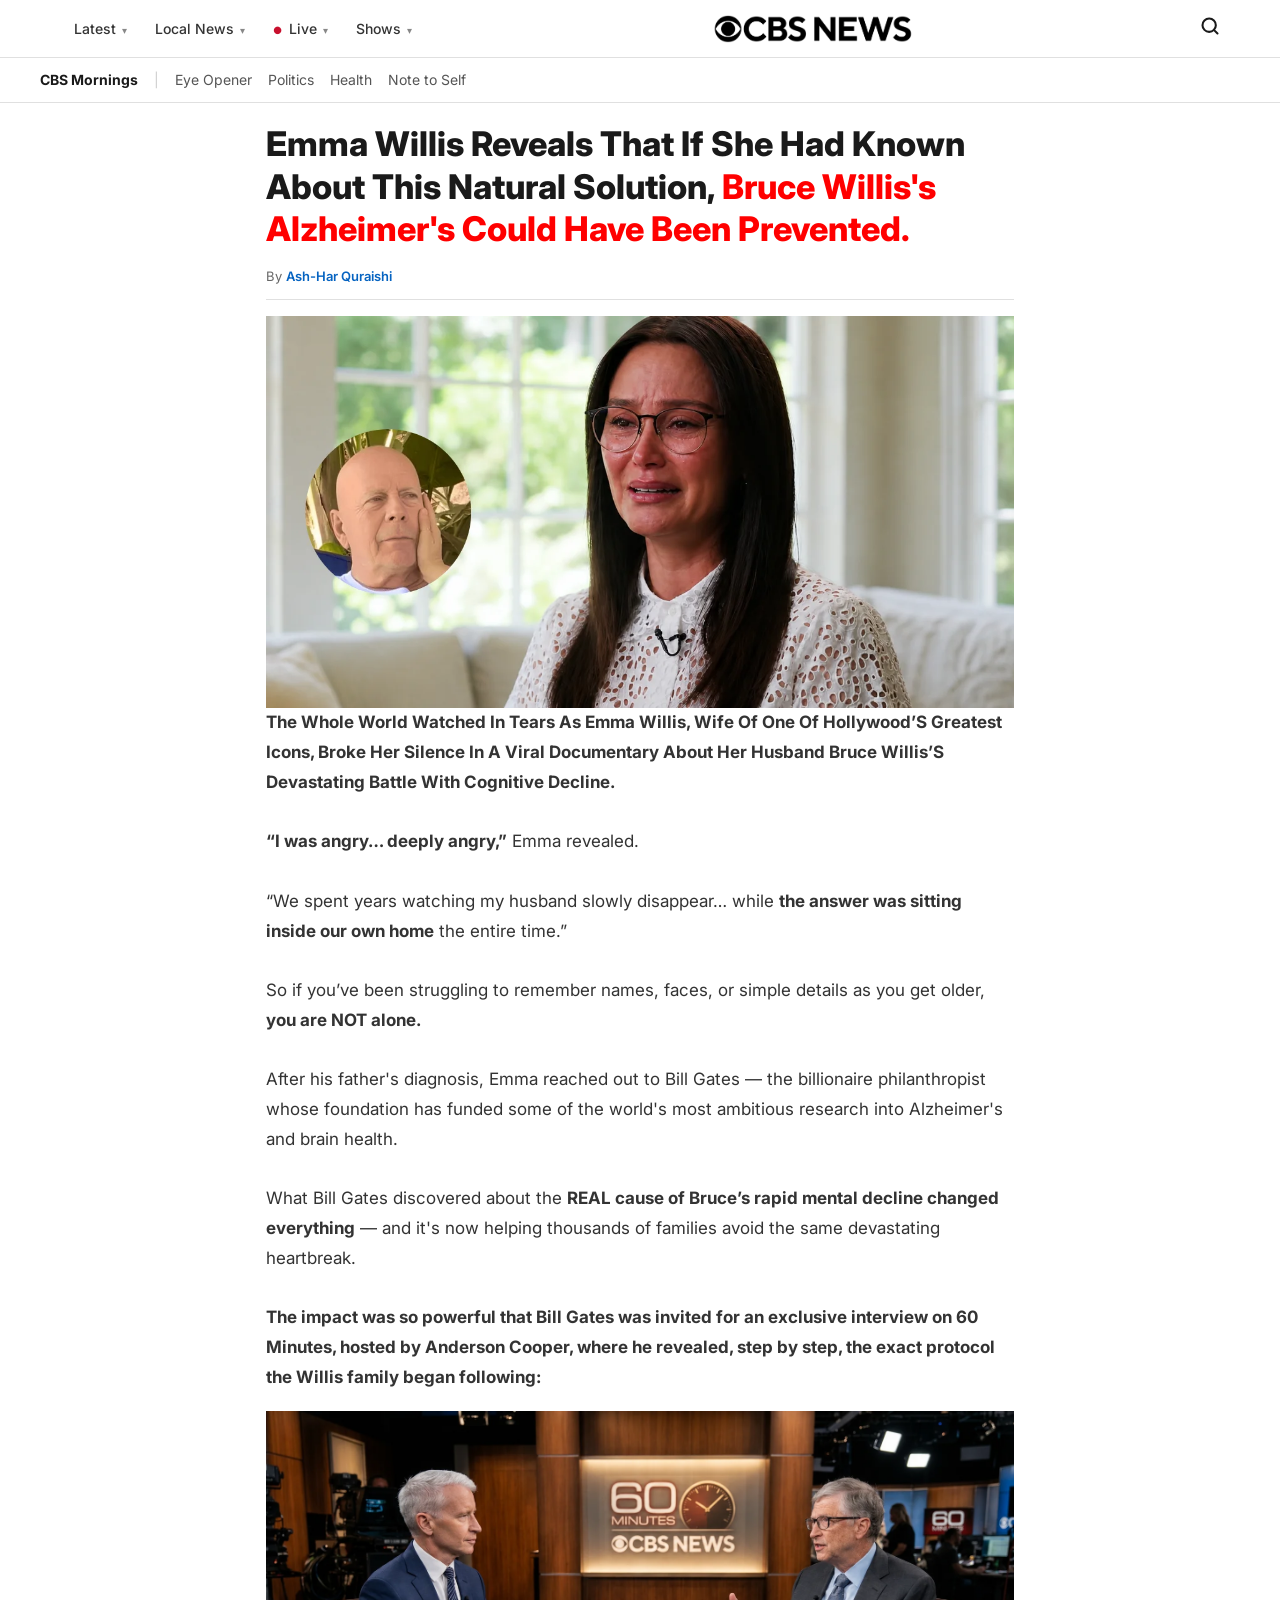
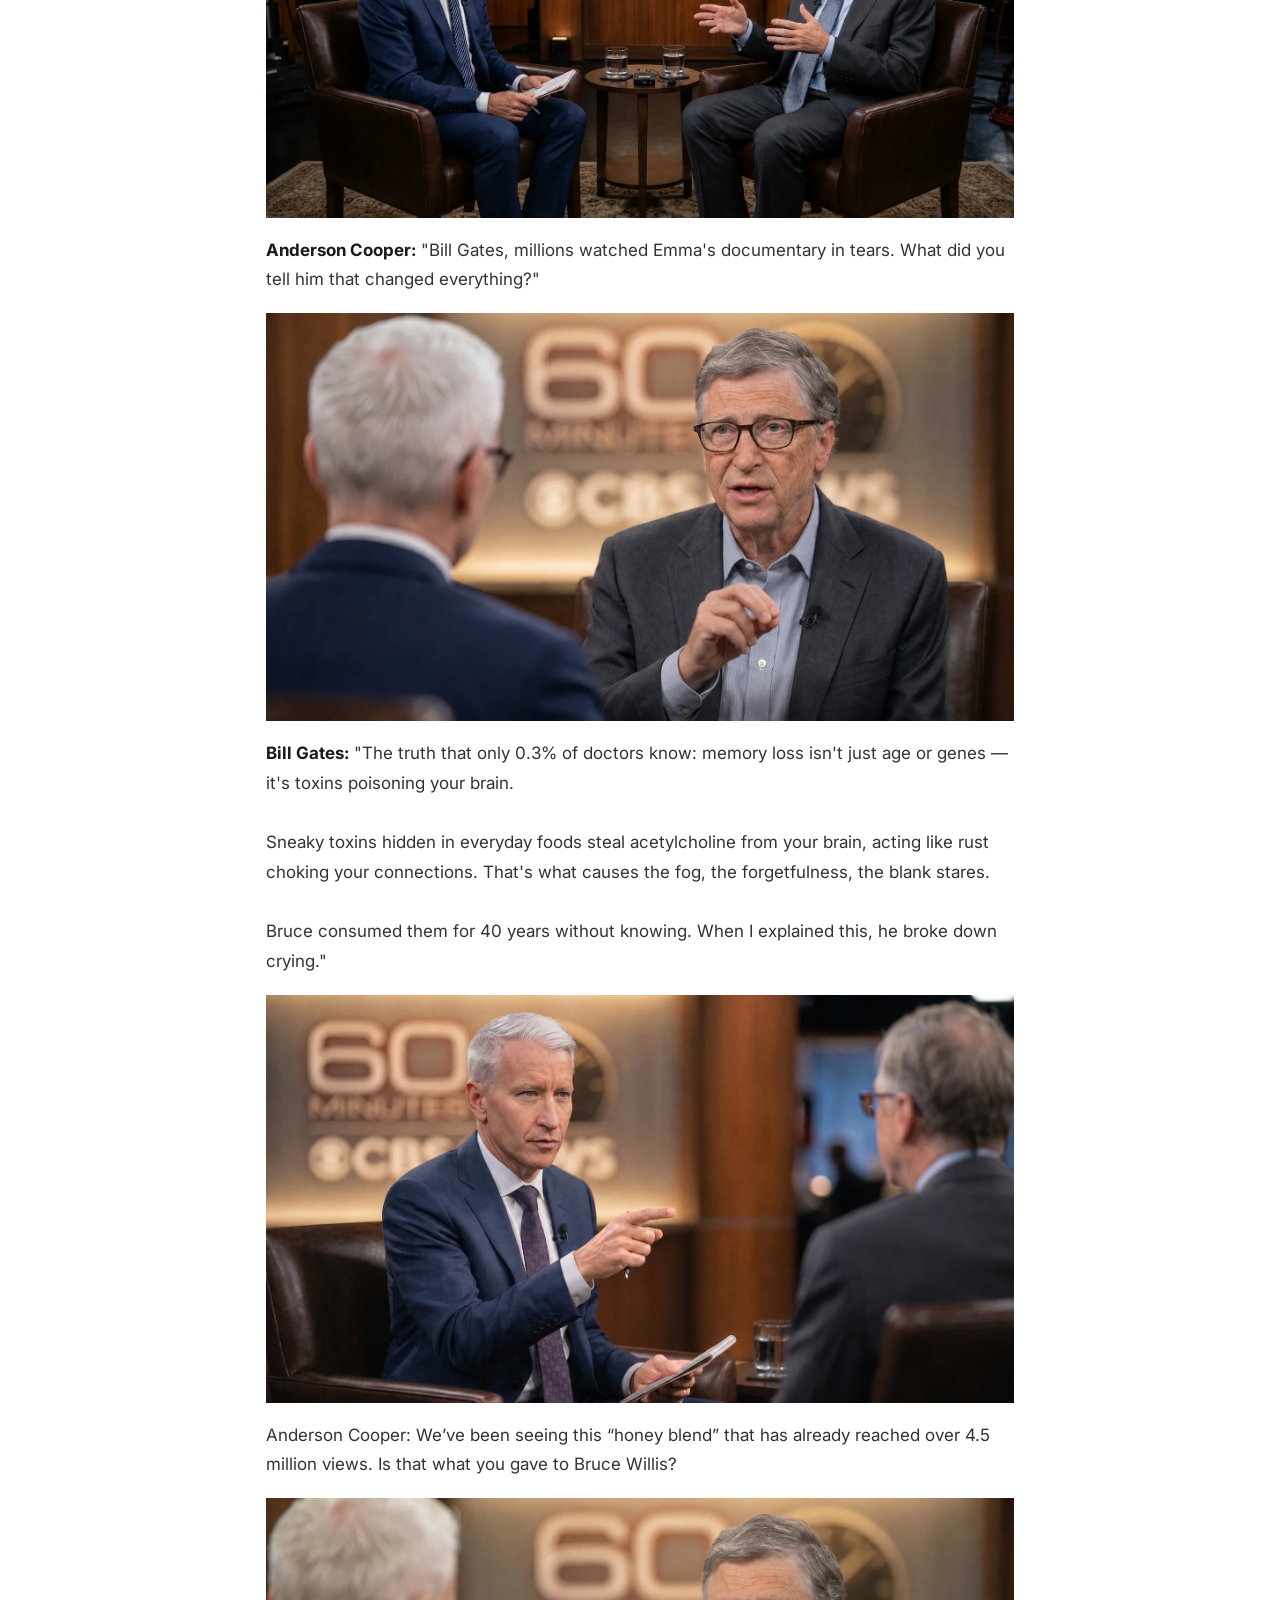
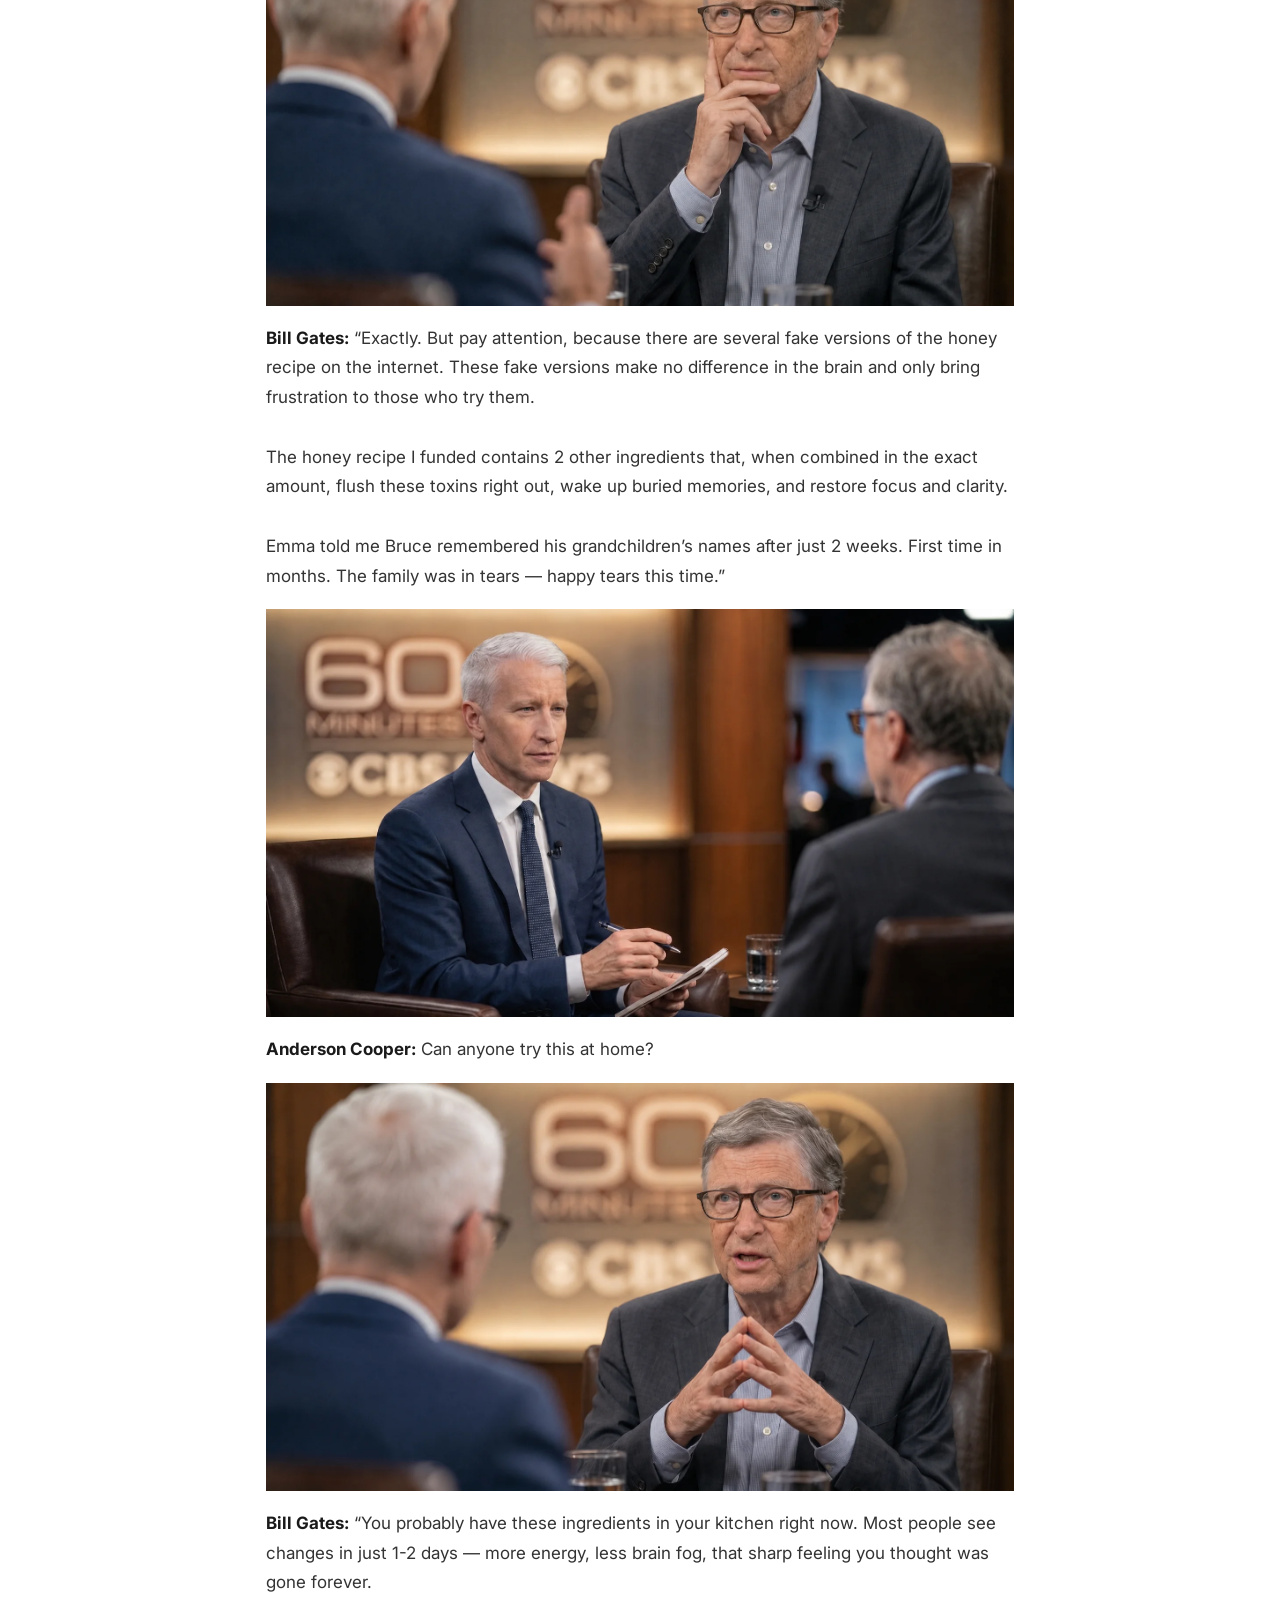
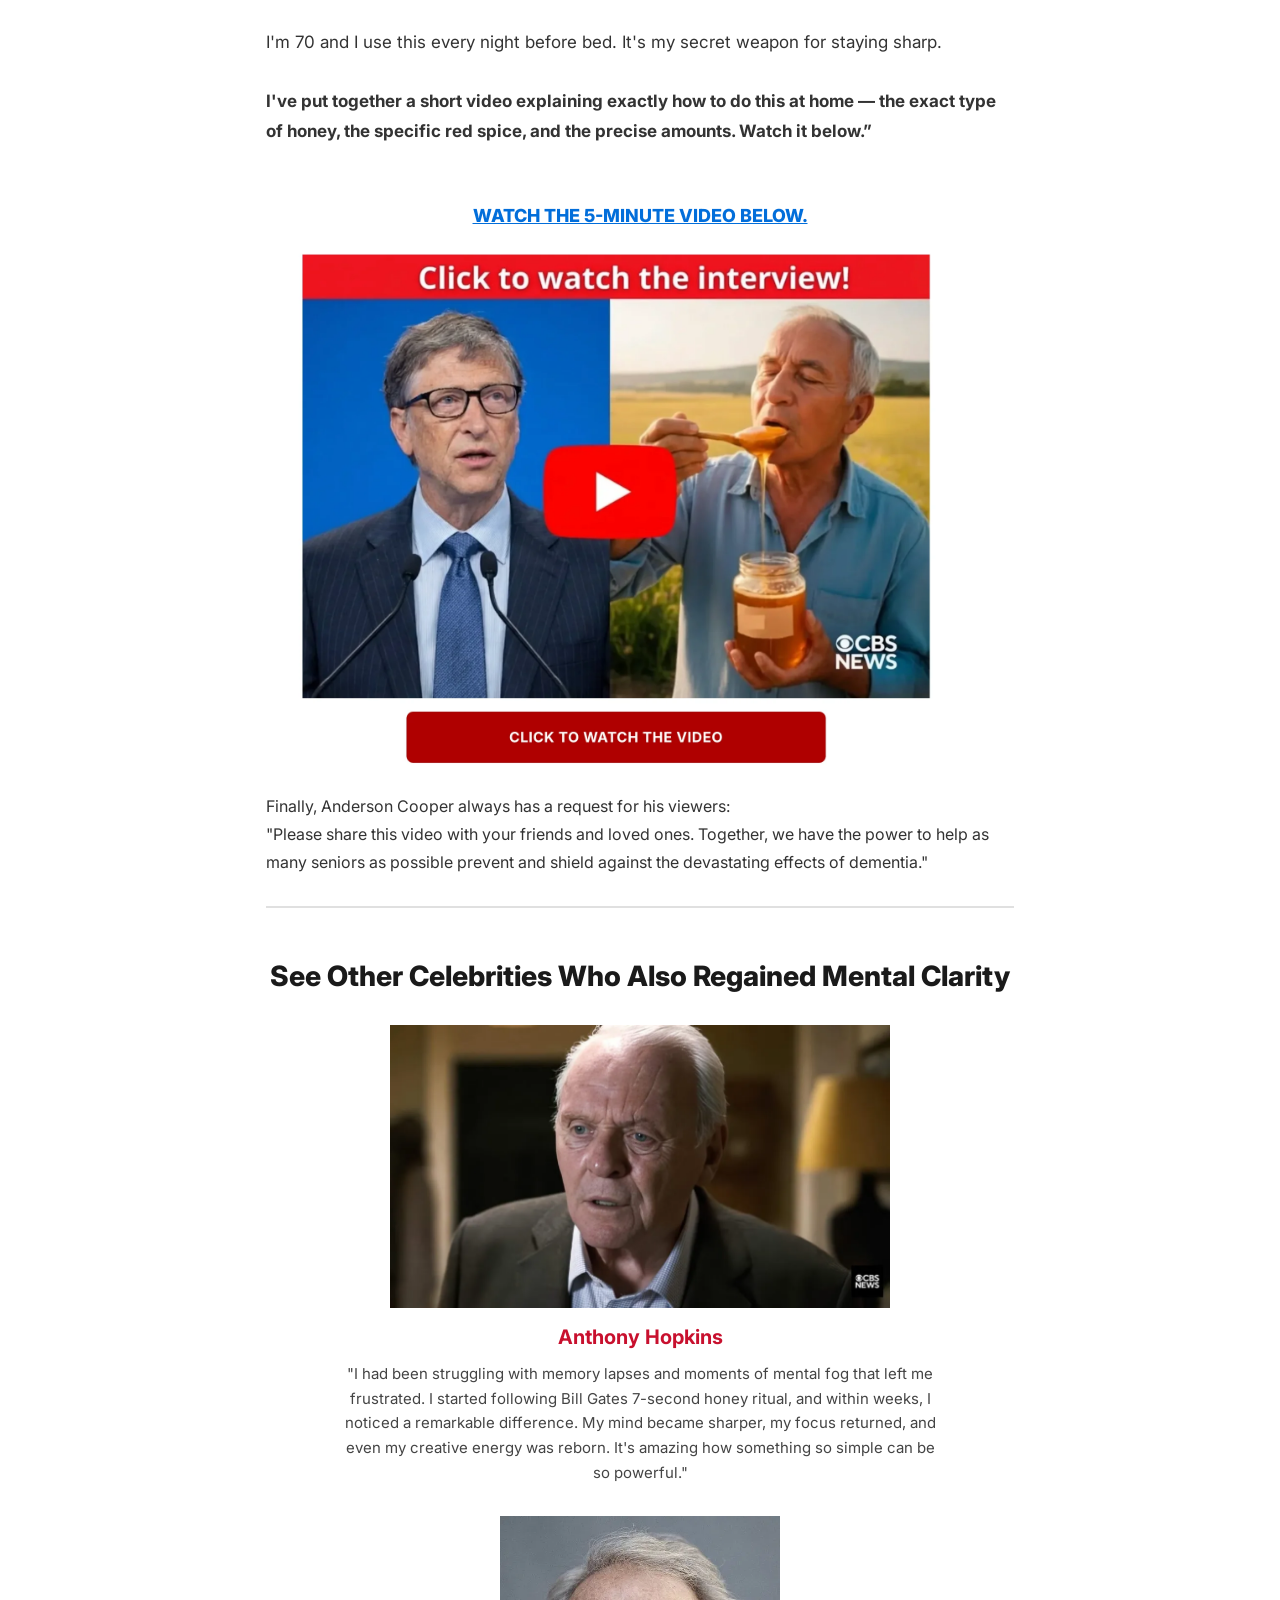
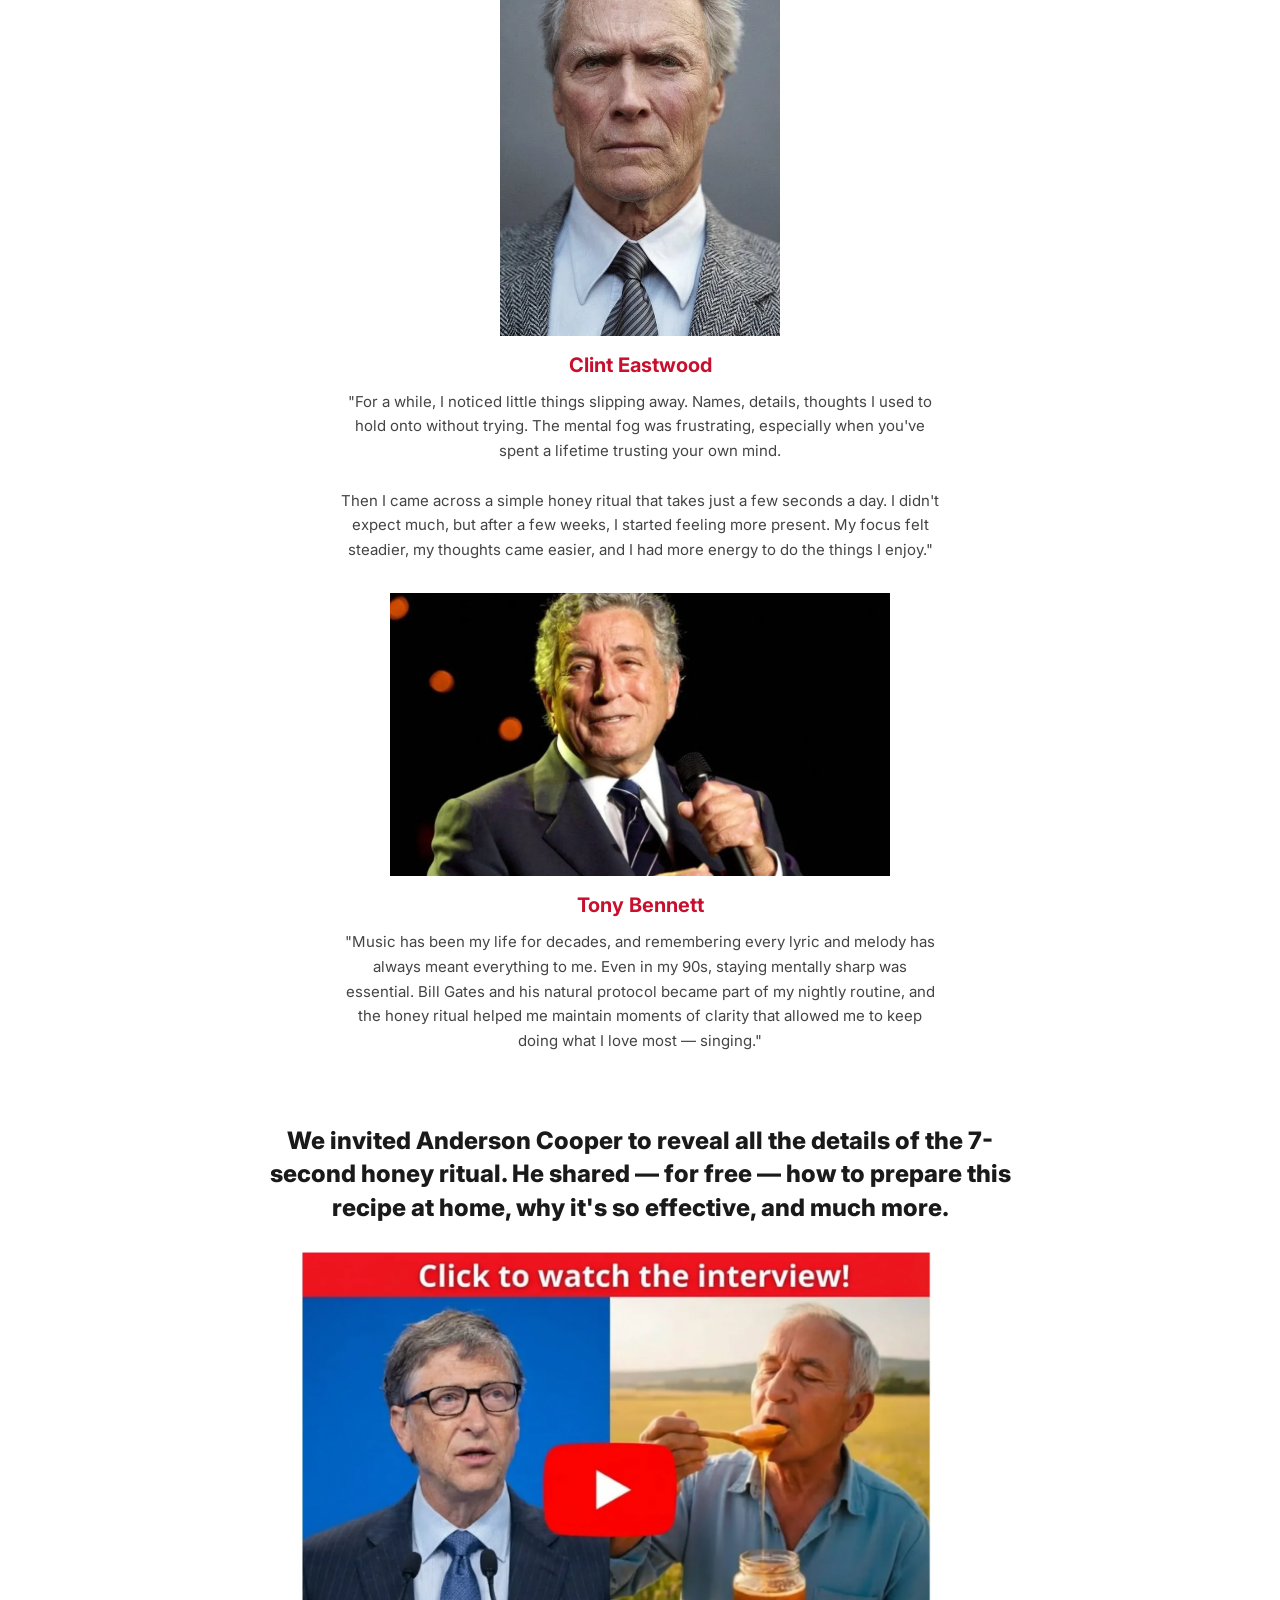
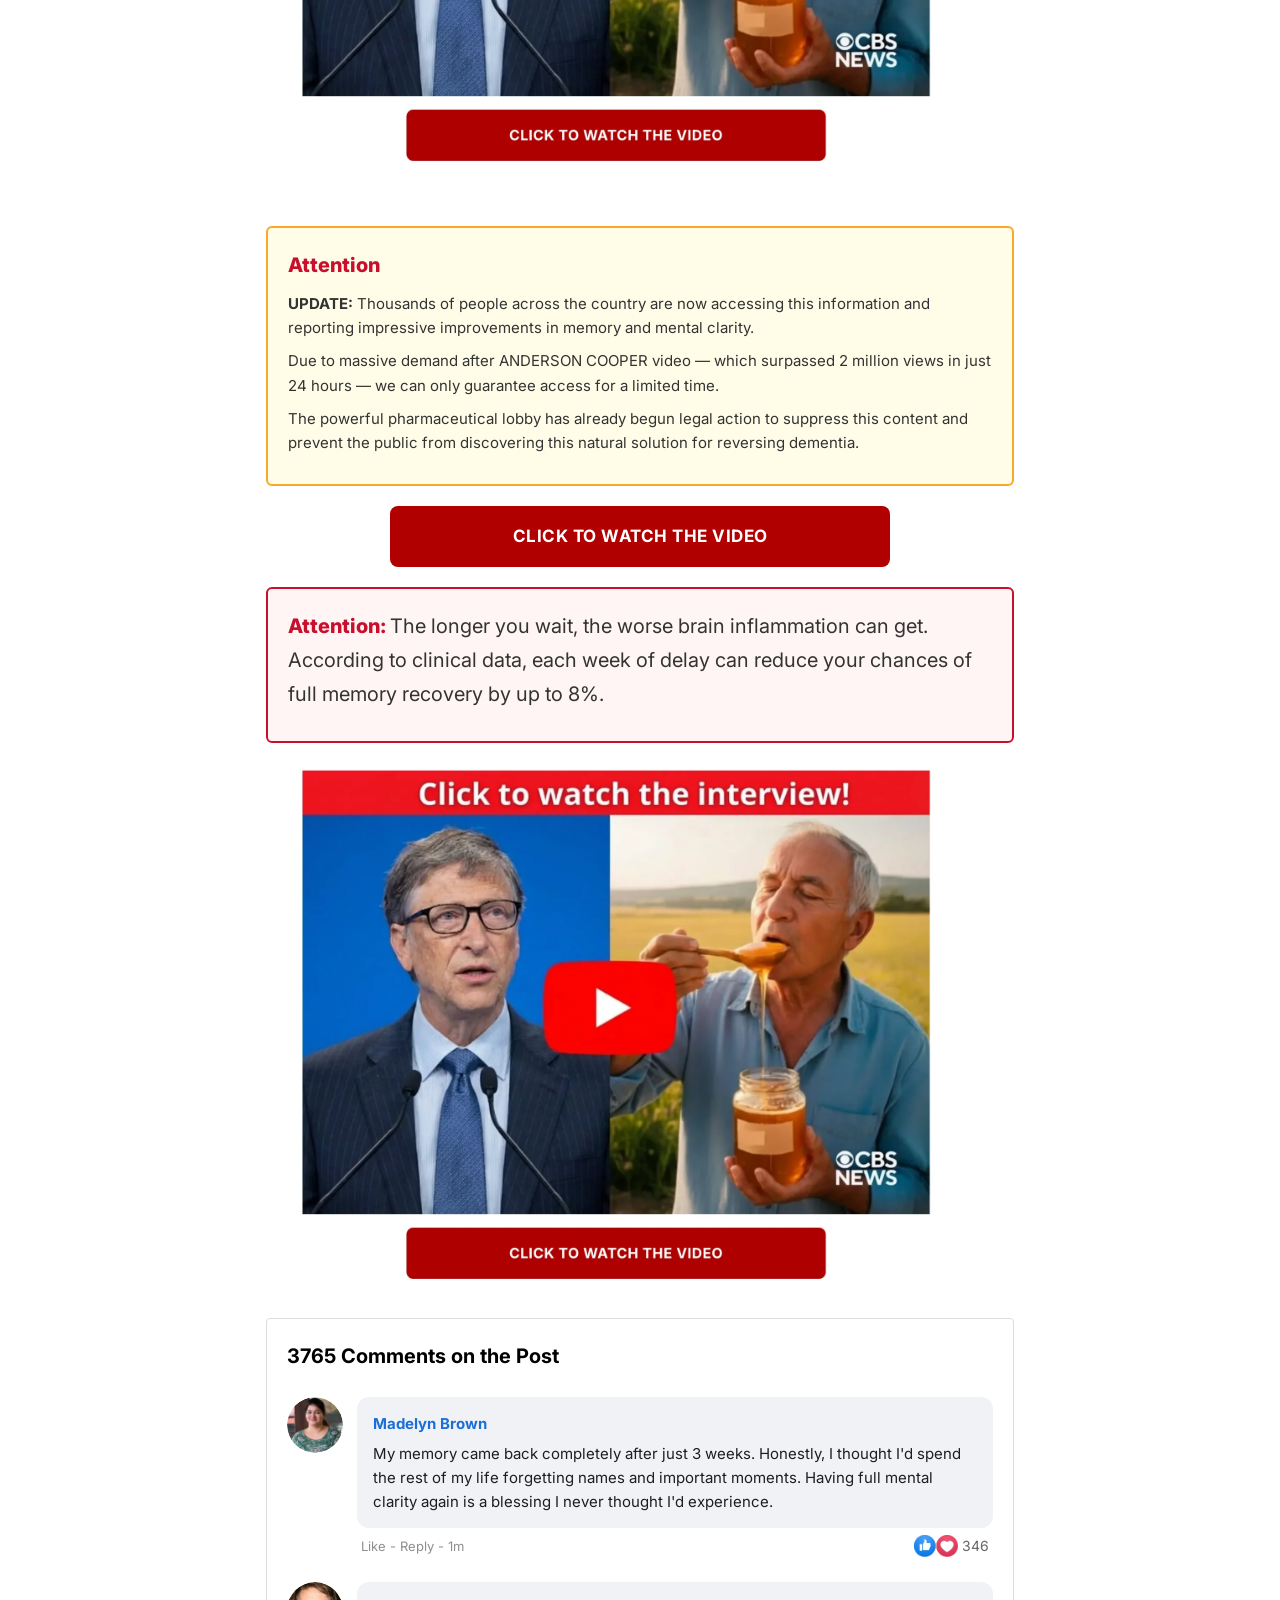
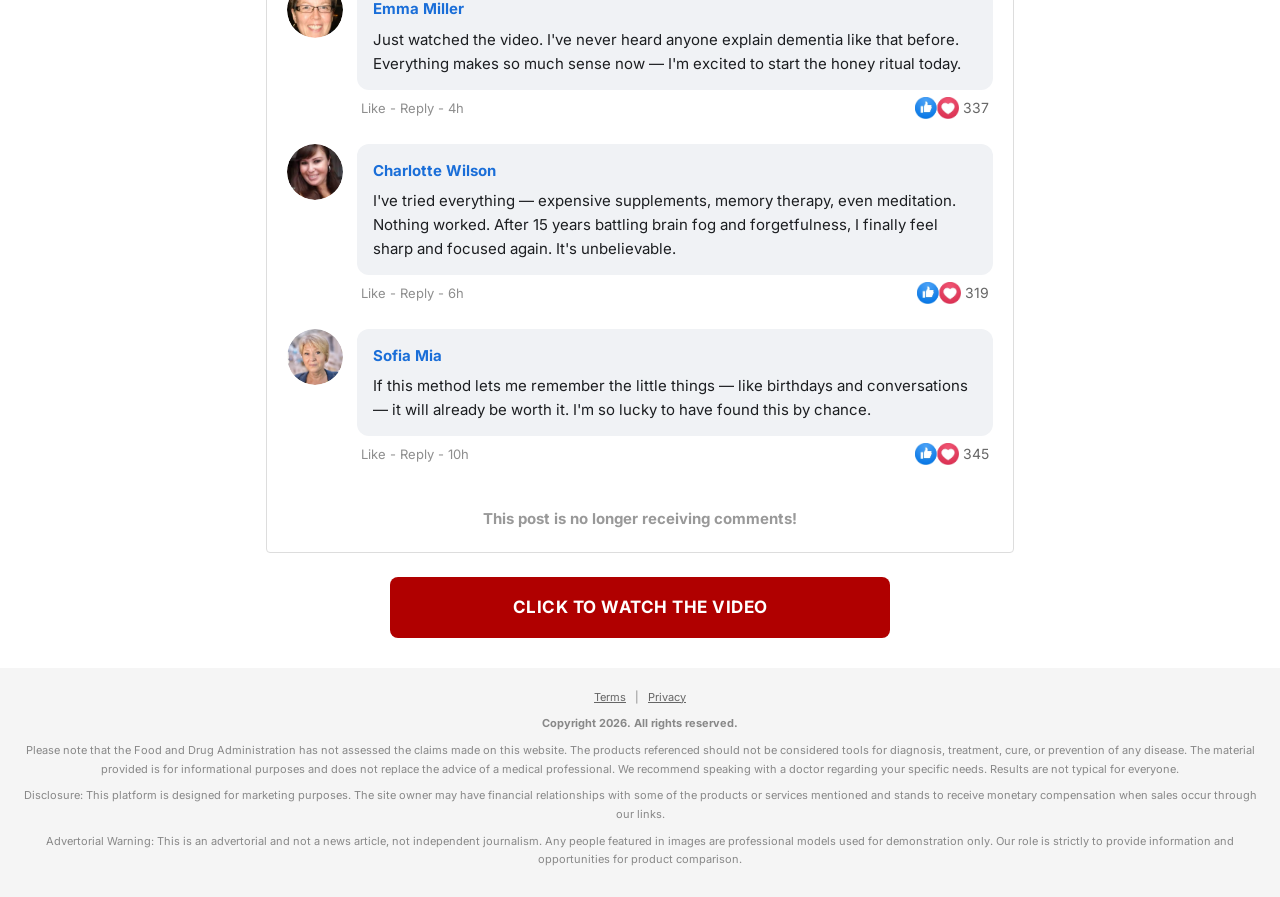
<file: prelick/index.html>
<!DOCTYPE html><html lang="en"><head>
      
         <meta charset="UTF-8">
    <meta name="viewport" content="width=device-width, initial-scale=1.0">
    <title>Emma Willis Reveals That If She Had Known About This Natural Solution, Bruce
        Willis's Alzheimer's Could Have
        Been Prevented.</title>
    <link rel="icon" href="./assets/img/cbs-news-black-logo.webp" type="image/webp">
    <link href="https://fonts.googleapis.com/css2?family=Inter:wght@400;500;600;700;800;900&display=swap" rel="stylesheet">
 
    <!-- Script Redtrack -->
 
    <!-- End Script Redtrack -->
    <style>
        * {
            margin: 0;
            padding: 0;
            box-sizing: border-box;
        }

        body {
            font-family: 'Inter', -apple-system, BlinkMacSystemFont, 'Segoe UI', Roboto, sans-serif;
            color: #1a1a1a;
            background: #fff;
            line-height: 1.7;
            -webkit-font-smoothing: antialiased;
        }

        a {
            color: inherit;
            text-decoration: none;
        }

        /* ===== HEADER ===== */
        .header-wrapper {
            background: #fff;
            position: sticky;
            top: 0;
            z-index: 1000;
        }

        /* Top nav row (desktop only) */
        .top-nav {
            display: none;
            border-bottom: 1px solid #e0e0e0;
        }

        .top-nav-inner {
            max-width: 1200px;
            margin: 0 auto;
            display: flex;
            align-items: center;
            justify-content: space-between;
            padding: 10px 20px;
        }

        .top-nav-left {
            display: flex;
            align-items: center;
            gap: 0;
        }

        .top-nav-left a {
            font-size: 14px;
            font-weight: 500;
            color: #333;
            padding: 4px 14px;
            white-space: nowrap;
            text-decoration: none;
        }

        .top-nav-left a:hover {
            color: #000;
        }

        .top-nav-left .live-dot {
            color: #c8102e;
            margin-right: 3px;
            font-size: 10px;
        }

        .top-nav-left .arrow {
            font-size: 10px;
            margin-left: 2px;
            color: #888;
        }

        .top-nav-logo {
            display: flex;
            align-items: center;
        }

        .top-nav-logo img {
            height: 28px;
        }

        .top-nav-right {
            display: flex;
            align-items: center;
        }

        .search-icon {
            font-size: 22px;
            color: #1a1a1a;
            cursor: pointer;
            font-weight: 300;
        }

        /* Sub nav row (both mobile and desktop) */
        .sub-nav {
            border-bottom: 1px solid #e0e0e0;
            padding: 0 16px;
        }

        .sub-nav-inner {
            max-width: 1200px;
            margin: 0 auto;
            display: flex;
            align-items: center;
            gap: 0;
            padding: 10px 0;
            font-size: 14px;
            overflow-x: auto;
            white-space: nowrap;
        }

        .sub-nav-inner a {
            color: #555;
            font-weight: 400;
            padding: 0 16px 0 0;
            text-decoration: none;
            white-space: nowrap;
        }

        .sub-nav-inner a:first-child {
            font-weight: 700;
            color: #1a1a1a;
        }

        .sub-nav-inner .sep {
            color: #ccc;
            margin-right: 16px;
        }

        .sub-nav-inner a:hover {
            color: #000;
        }

        /* Mobile top bar */
        .mobile-top {
            display: flex;
            align-items: center;
            justify-content: space-between;
            padding: 10px 16px;
            border-bottom: 1px solid #e0e0e0;
        }

        .mobile-top .menu-icon {
            font-size: 22px;
            color: #333;
            cursor: pointer;
            display: flex;
            align-items: center;
        }

        .mobile-top .logo-center {
            display: flex;
            align-items: center;
        }

        .mobile-top .logo-center img {
            height: 22px;
        }

        .mobile-top .search-icon-m {
            font-size: 20px;
            color: #333;
            cursor: pointer;
        }

        /* ===== ARTICLE CONTAINER ===== */
        .article-container {
            max-width: 780px;
            margin: 0 auto;
            padding: 0 16px;
        }

        /* ===== ARTICLE HEADER ===== */
        .article-header {
            padding: 20px 0 16px;
        }

        .article-header h1 {
            font-size: 26px;
            font-weight: 800;
            line-height: 1.25;
            color: #1a1a1a;
            margin-bottom: 14px;
        }

        .byline {
            font-size: 13px;
            color: #666;
            padding-bottom: 12px;
            border-bottom: 1px solid #e0e0e0;
        }

        .byline strong {
            color: #0563c1;
            font-weight: 600;
        }

        /* ===== ARTICLE BODY ===== */
        .article-body {
            padding: 0 0 10px;
        }

        .article-body p {
            font-size: 16px;
            line-height: 1.75;
            margin-bottom: 16px;
            color: #333;
        }

        .article-body img {
            width: 100%;
            height: auto;
            display: block;
            margin: 18px 0;
            cursor: pointer;
        }

        .bold-heading {
            font-weight: 800;
            font-size: 22px;
            color: #e50026;
            margin: 20px 0 10px;
        }

        /* ===== INTERVIEW / DIALOG ===== */
        .dialog-block {
            margin: 14px 0;
        }

        .dialog-block p {
            font-size: 16px;
            line-height: 1.75;
            margin-bottom: 14px;
            color: #333;
        }

        .speaker {
            font-weight: 700;
            color: #1a1a1a;
        }

        /* ===== VIDEO SECTION ===== */
        .video-heading {
            text-align: center;
            font-size: 18px;
            font-weight: 800;
            color: #c8102e;
            margin: 30px 0 16px;
            text-transform: uppercase;
        }

        .video-label {
            text-align: center;
            font-size: 16px;
            font-weight: 600;
            color: #1a1a1a;
            margin-bottom: 10px;
        }

        .video-thumbnail {
            position: relative;
            width: 100%;
            margin: 0 auto 16px;
            cursor: pointer;
            display: block;
        }

        .video-thumbnail img {
            width: 100%;
            display: block;
        }

        /* ===== CTA BUTTON ===== */
        .cta-btn {
            display: block;
            width: 100%;
            max-width: 500px;
            margin: 16px auto;
            padding: 16px 24px;
            background: #b00000;
            color: #fff;
            text-align: center;
            font-size: 17px;
            font-weight: 700;
            border: none;
            border-radius: 8px;
            cursor: pointer;
            text-decoration: none;
            text-transform: uppercase;
            letter-spacing: 0.5px;
            transition: background 0.3s;
        }

        .cta-btn:hover {
            background: #6d1420;
        }

        /* ===== SHARE TEXT ===== */
        .share-text {
            text-align: left;
            font-size: 16px;
            color: #333;
            margin: 20px 0;
            line-height: 1.75;
            font-style: normal;
        }

        /* ===== DIVIDER ===== */
        .divider {
            border: none;
            border-top: 2px solid #e0e0e0;
            margin: 30px 0;
        }

        /* ===== CELEBRITIES SECTION ===== */
        .celebrities-section {
            text-align: center;
            padding: 20px 0;
        }

        .celebrities-section h2 {
            font-size: 24px;
            font-weight: 800;
            color: #1a1a1a;
            margin-bottom: 30px;
            line-height: 1.3;
        }

        .celeb-card {
            margin-bottom: 30px;
            text-align: center;
            padding: 0 10px;
        }

        .celeb-card h3 {
            font-size: 20px;
            font-weight: 700;
            color: #c8102e;
            margin-bottom: 8px;
        }

        .celeb-card .celeb-quote {
            font-size: 15px;
            color: #444;
            line-height: 1.65;
            max-width: 600px;
            margin: 0 auto 12px;
        }

        .celeb-card img {
            width: 100%;
            max-width: 500px;
            height: auto;
            max-height: 420px;
            object-fit: contain;
            display: block;
            margin: 12px auto;
            cursor: pointer;
        }

        /* ===== CTA SECTION ===== */
        .cta-section {
            text-align: center;
            padding: 20px 0;
        }

        .cta-section h2 {
            font-size: 20px;
            font-weight: 800;
            color: #1a1a1a;
            line-height: 1.4;
            margin-bottom: 20px;
        }

        /* ===== ATTENTION BOX ===== */
        .attention-box {
            background: #fffde7;
            border: 2px solid #f9a825;
            border-radius: 6px;
            padding: 20px;
            margin: 20px 0;
        }

        .attention-box h3 {
            font-size: 20px;
            font-weight: 800;
            color: #c8102e;
            margin-bottom: 10px;
        }

        .attention-box p {
            font-size: 15px;
            color: #333;
            line-height: 1.65;
            margin-bottom: 8px;
        }

        .attention-red {
            background: #fff5f5;
            border-color: #c8102e;
        }

        .attention-red h3 {
            color: #c8102e;
        }

        .attention-red p {
            font-size: 15px;
        }

        .red-bold {
            color: #c8102e;
            font-weight: 700;
        }

        /* ===== COMMENTS SECTION ===== */
        .comments-section {
            background: #fff;
            border: 1px solid #ddd;
            border-radius: 4px;
            padding: 20px;
            margin-top: 30px;
        }

        .comments-header {
            font-size: 20px;
            font-weight: 700;
            font-style: normal;
            color: #000;
            margin-bottom: 24px;
        }

        .comment {
            display: flex;
            gap: 14px;
            margin-bottom: 24px;
            align-items: flex-start;
        }

        .comment-avatar {
            width: 56px;
            height: 56px;
            border-radius: 50%;
            flex-shrink: 0;
            overflow: hidden;
        }

        .comment-avatar img {
            width: 100%;
            height: 100%;
            object-fit: cover;
            border-radius: 50%;
        }

        .comment-content {
            flex: 1;
        }

        .comment-bubble {
            background: #f0f2f5;
            border-radius: 12px;
            padding: 14px 16px;
            margin-bottom: 6px;
        }

        .comment-name {
            font-weight: 700;
            font-size: 15px;
            color: #1a6ed8;
            margin-bottom: 6px;
        }

        .comment-text {
            font-size: 15px;
            color: #1c1e21;
            line-height: 1.6;
        }

        .comment-footer {
            display: flex;
            align-items: center;
            justify-content: space-between;
            padding: 0 4px;
        }

        .comment-meta {
            font-size: 13px;
            color: #8e8e8e;
            display: flex;
            gap: 4px;
            align-items: center;
        }

        .comment-meta span {
            color: #8e8e8e;
        }

        .comment-reactions {
            display: flex;
            align-items: center;
            gap: 4px;
            font-size: 14px;
            color: #666;
        }

        .comment-reactions .reaction-icons {
            display: flex;
            align-items: center;
        }

        .comment-reactions .reaction-icons img {
            width: 44px;
            height: auto;
        }

        .no-more-comments {
            text-align: center;
            font-size: 15px;
            color: #999;
            font-weight: 700;
            padding: 16px 0 0;
            margin-top: 10px;
        }

        /* ===== FOOTER ===== */
        .footer {
            background: #f5f5f5;
            padding: 20px 16px;
            margin-top: 30px;
            text-align: center;
            font-size: 11px;
            color: #888;
            line-height: 1.7;
        }

        .footer a {
            color: #666;
            text-decoration: underline;
            margin: 0 6px;
        }

        .footer p {
            margin-bottom: 8px;
        }


        /* ===== DESKTOP ===== */
        @media (min-width: 768px) {
            .mobile-top {
                display: none;
            }

            .top-nav {
                display: block;
            }

            .article-header h1 {
                font-size: 34px;
            }

            .article-body p {
                font-size: 17px;
            }

            .celebrities-section h2 {
                font-size: 28px;
            }

            .cta-section h2 {
                font-size: 24px;
            }
        }

        @media (max-width: 767px) {
            .top-nav {
                display: none;
            }

            .mobile-top {
                display: flex;
            }

            .video-heading {
                font-size: 22px;
                text-align: left;
                line-height: 1.3;
            }

            .comments-header {
                font-size: 16px;
            }

        }

        /* Click to watch label */
        .click-label {
            display: block;
            text-align: center;
            font-size: 14px;
            font-weight: 600;
            color: #555;
            margin-bottom: 8px;
            font-style: italic;
        }
    </style>
</head>

<body>

    <!-- HEADER -->
    <header class="header-wrapper">
        <!-- Desktop top nav -->
        <div class="top-nav">
            <div class="top-nav-inner">
                <div class="top-nav-left">
                    <a href="javascript:void(0)">Latest <span class="arrow">▾</span></a>
                    <a href="javascript:void(0)">Local News <span class="arrow">▾</span></a>
                    <a href="javascript:void(0)"><span class="live-dot">●</span> Live <span class="arrow">▾</span></a>
                    <a href="javascript:void(0)">Shows <span class="arrow">▾</span></a>
                </div>
                <div class="top-nav-logo">
                    <img src="images/cbs-news-black-logo2.webp" alt="CBS News">
                </div>
                <div class="top-nav-right">
                    <span class="search-icon"><svg width="20" height="20" viewBox="0 0 24 24" fill="none" stroke="#1a1a1a" stroke-width="2.5" stroke-linecap="round" stroke-linejoin="round">
                            <circle cx="11" cy="11" r="8"></circle>
                            <line x1="21" y1="21" x2="16.65" y2="16.65"></line>
                        </svg></span>
                </div>
            </div>
        </div>

        <!-- Mobile top bar -->
        <div class="mobile-top">
            <span class="menu-icon">☷</span>
            <div class="logo-center">
                <img src="images/cbs-news-black-logo2.webp" alt="CBS News">
            </div>
            <span class="search-icon-m"><svg width="18" height="18" viewBox="0 0 24 24" fill="none" stroke="#1a1a1a" stroke-width="2.5" stroke-linecap="round" stroke-linejoin="round">
                    <circle cx="11" cy="11" r="8"></circle>
                    <line x1="21" y1="21" x2="16.65" y2="16.65"></line>
                </svg></span>
        </div>

        <!-- Sub nav (both) -->
        <nav class="sub-nav">
            <div class="sub-nav-inner">
                <a href="javascript:void(0)">CBS Mornings</a>
                <span class="sep">|</span>
                <a href="javascript:void(0)">Eye Opener</a>
                <a href="javascript:void(0)">Politics</a>
                <a href="javascript:void(0)">Health</a>
                <a href="javascript:void(0)">Note to Self</a>
            </div>
        </nav>
    </header>

    <!-- ARTICLE -->
    <article class="article-container">

        <div class="article-header">
            <h1>Emma Willis Reveals That If She Had Known About This Natural Solution, <span style="color:red">Bruce
                    Willis's Alzheimer's Could Have
                    Been Prevented.</span>
            </h1>
            <div class="byline">By <strong>Ash-Har Quraishi</strong></div>
        </div>

        <!-- IMAGE 1 -->
        <a href="https://aaqex.ttrk.io/preclick"><img src="images/ps17-image3.webp" alt="" style="width:100%; display:block;"></a>
        <div class="article-body">
            <p>
                <strong>
                    The Whole World Watched In Tears As Emma Willis, Wife Of One Of Hollywood’S Greatest Icons, Broke
                    Her
                    Silence In A Viral Documentary About Her Husband Bruce Willis’S Devastating Battle With Cognitive
                    Decline.
                </strong>
                <br><br>
                <strong>“I was angry… deeply angry,”</strong> Emma revealed.
                <br><br>
                “We spent years watching my husband slowly disappear… while <strong>the answer was sitting inside our
                    own home</strong>
                the entire time.”
                <br><br>
                So if you’ve been struggling to remember names, faces, or simple details as you get older, <strong>
                    you are NOT
                    alone.
                </strong>
                <br><br>
                After his father's diagnosis, Emma reached out to Bill Gates — the billionaire philanthropist whose
                foundation has funded some of the world's most ambitious research into Alzheimer's and brain health.
                <br><br>
                What Bill Gates discovered about the <strong>REAL cause of Bruce’s rapid mental decline changed
                    everything</strong> — and
                it's now helping thousands of families avoid the same devastating heartbreak.
                <br><br>
                <strong>
                    The impact was so powerful that Bill Gates was invited for an exclusive interview on 60 Minutes, hosted
                    by
                    Anderson Cooper, where he revealed, step by step, the exact protocol the Willis family began following:
                </strong>
            </p>
            <!-- IMAGE 2 -->
            <a href="https://aaqex.ttrk.io/preclick"><img src="images/ps17-image2.webp" alt=""></a>

            <div class="dialog-block">
                <p><span class="speaker">Anderson Cooper:</span> "Bill Gates, millions watched Emma's documentary in
                    tears. What did you tell him that changed
                    everything?"
                </p>
            </div>

            <!-- IMAGE 3 -->
            <a href="https://aaqex.ttrk.io/preclick"><img src="images/ps17-image8.webp" alt=""></a>

            <div class="dialog-block">
                <p><span class="speaker">Bill Gates:</span>
                    "The truth that only 0.3% of doctors know: memory loss isn't just age or genes — it's
                    toxins poisoning your brain.
                    <br><br>
                    Sneaky toxins hidden in everyday foods steal acetylcholine from your brain, acting like rust choking
                    your connections. That's what causes the fog, the forgetfulness, the blank stares.
                    <br><br>
                    Bruce consumed them for 40 years without knowing. When I explained this, he broke down crying."
                </p>
            </div>

            <!-- IMAGE 4 -->
            <a href="https://aaqex.ttrk.io/preclick"><img src="images/ps17-image4.webp" alt=""></a>

            <div class="”dialog-block”">
                <p><span class="”speaker”">Anderson Cooper:</span> We’ve been seeing this “honey blend” that has already
                    reached over 4.5 million views. Is that what you gave to Bruce Willis?</p>
            </div>

            <!-- IMAGE 5 -->
            <a href="https://aaqex.ttrk.io/preclick"><img src="images/ps17-image1.webp" alt=""></a>

            <div class="dialog-block">
                <p><span class="speaker">Bill Gates:</span> “Exactly. But pay attention, because there are several fake
                    versions of the honey recipe on the internet. These fake versions make no difference in the brain
                    and only bring frustration to those who try them.
                    <br><br>
                    The honey recipe I funded contains 2 other ingredients that, when combined in the exact amount,
                    flush these toxins right out, wake up buried memories, and restore focus and clarity.
                    <br><br>
                    Emma told me Bruce remembered his grandchildren’s names after just 2 weeks. First time in months.
                    The family was in tears — happy tears this time.”
                </p>
            </div>

            <!-- IMAGE 6 -->
            <a href="https://aaqex.ttrk.io/preclick"><img src="images/ps17-image6.webp" alt=""></a>

            <div class="dialog-block">
                <p><span class="speaker">Anderson Cooper:</span> Can anyone try this at home?</p>
            </div>

            <!-- IMAGE 7 -->
            <a href="https://aaqex.ttrk.io/preclick"><img src="images/ps17-image7.webp" alt=""></a>

            <div class="dialog-block">
                <p><span class="speaker">Bill Gates:</span> “You probably have these ingredients in your kitchen right
                    now. Most people see changes in just 1-2 days — more energy, less brain fog, that sharp feeling you
                    thought was gone forever.
                    <br><br>
                    I'm 70 and I use this every night before bed. It's my secret weapon for staying sharp.
                    <br><br>
                    <strong>
                        I've put together a short video explaining exactly how to do this at home — the exact type of
                        honey,
                        the specific red spice, and the precise amounts. Watch it below.”
                    </strong>
                </p>
            </div>
        </div>
        <!-- ===== WATCH VIDEO SECTION ===== -->
        <div style="text-align: left; margin: 30px 0 10px;">
            <a href="https://aaqex.ttrk.io/preclick" class="video-heading" style="display:block; color:#026eda; text-decoration:underline;">WATCH THE 5-MINUTE VIDEO BELOW.</a>
        </div>

        <a href="https://aaqex.ttrk.io/preclick" class="video-thumbnail">
            <img src="images/ps17-image5.webp" alt="Watch the interview">
        </a>

        <div class="share-text">
            <p>Finally, Anderson Cooper always has a request for his viewers:</p>
            <p>"Please share this video with your friends and loved ones. Together, we have the power to help as many
                seniors as possible prevent and shield against the devastating effects of dementia."</p>
        </div>
        <hr class="divider">
        <!-- ===== CELEBRITIES SECTION ===== -->
        <div class="celebrities-section">
            <h2>See Other Celebrities Who Also Regained Mental Clarity</h2>

            <!-- Anthony Hopkins -->
            <div class="celeb-card">
                <a href="https://aaqex.ttrk.io/preclick"><img src="images/img7-ps3-OM1.webp" alt="Anthony Hopkins"></a>
                <h3>Anthony Hopkins</h3>
                <p class="celeb-quote">"I had been struggling with memory lapses and moments of mental fog that left me
                    frustrated. I started following Bill Gates 7-second honey ritual, and within weeks, I noticed a
                    remarkable difference. My mind became sharper, my focus returned, and even my creative energy was
                    reborn. It's amazing how something so simple can be so powerful."</p>
            </div>

            <!-- Clint Eastwood -->
            <div class="celeb-card">
                <a href="https://aaqex.ttrk.io/preclick"><img src="images/img8-ps3-OM1.webp" alt="Clint Eastwood"></a>
                <h3>Clint Eastwood</h3>
                <p class="celeb-quote">"For a while, I noticed little things slipping away. Names, details, thoughts I used to hold onto without trying. The mental fog was frustrating, especially when you've spent a lifetime trusting your own mind.
                <br><br>
                Then I came across a simple honey ritual that takes just a few seconds a day. I didn't expect much, but after a few weeks, I started feeling more present. My focus felt steadier, my thoughts came easier, and I had more energy to do the things I enjoy."</p>
            </div>

            <!-- Tony Bennett -->
            <div class="celeb-card">
                <a href="https://aaqex.ttrk.io/preclick"><img src="images/img9-ps3-OM1.webp" alt="Tony Bennett"></a>
                <h3>Tony Bennett</h3>
                <p class="celeb-quote">"Music has been my life for decades, and remembering every lyric and melody has
                    always meant everything to me. Even in my 90s, staying mentally sharp was essential. Bill Gates and
                    his natural protocol became part of my nightly routine, and the honey ritual helped me maintain
                    moments of clarity that allowed me to keep doing what I love most — singing."</p>
            </div>
        </div>

        <!-- ===== CTA SECTION ===== -->
        <div class="cta-section">
            <h2>We invited Anderson Cooper to reveal all the details of the 7-second honey ritual. He shared — for free
                — how to prepare this recipe at home, why it's so effective, and much more.</h2>

            <a href="https://aaqex.ttrk.io/preclick" class="video-thumbnail">
                <img src="images/ps17-image5.webp" alt="Watch the interview">
            </a>
        </div>

        <!-- ===== ATTENTION BOXES ===== -->
        <div class="attention-box">
            <h3>Attention</h3>
            <p><strong>UPDATE:</strong> Thousands of people across the country are now accessing this information and
                reporting impressive improvements in memory and mental clarity.</p>
            <p>Due to massive demand after ANDERSON COOPER video — which surpassed 2 million views in just 24 hours —
                we can only guarantee access for a limited time.</p>
            <p>The powerful pharmaceutical lobby has already begun legal action to suppress this content and prevent the
                public from discovering this natural solution for reversing dementia.</p>
        </div>
        <a href="https://aaqex.ttrk.io/preclick" class="cta-btn">CLICK TO WATCH THE VIDEO</a>
        <div class="attention-box attention-red">
            <h3>Attention: <span style="font-weight:400; color:#333;">The longer you wait, the worse brain inflammation
                    can get. According to clinical data, each week of delay can reduce your chances of full memory
                    recovery by up to 8%.</span></h3>
        </div>

        <a href="https://aaqex.ttrk.io/preclick" class="video-thumbnail">
            <img src="images/ps17-image5.webp" alt="Watch the interview">
        </a>

        <!-- ===== COMMENTS SECTION ===== -->
        <div class="comments-section">
            <p class="comments-header">3765 Comments on the Post</p>

            <!-- Comment 1 -->
            <div class="comment">
                <div class="comment-avatar">
                    <img src="images/fmGMiB1804755-2.webp" alt="Madelyn Brown">
                </div>
                <div class="comment-content">
                    <div class="comment-bubble">
                        <p class="comment-name">Madelyn Brown</p>
                        <p class="comment-text">My memory came back completely after just 3 weeks. Honestly, I thought
                            I'd spend the rest of my life forgetting names and important moments. Having full mental
                            clarity again is a blessing I never thought I'd experience.</p>
                    </div>
                    <div class="comment-footer">
                        <div class="comment-meta">
                            <span>Like</span> - <span>Reply</span> - <span>1m</span>
                        </div>
                        <div class="comment-reactions">
                            <div class="reaction-icons">
                                <img src="images/%40fbreaction-1-1.webp" alt="reactions">
                            </div>
                            <span>346</span>
                        </div>
                    </div>
                </div>
            </div>

            <!-- Comment 2 -->
            <div class="comment">
                <div class="comment-avatar">
                    <img src="images/dutxdr8936262-2.webp" alt="Emma Miller">
                </div>
                <div class="comment-content">
                    <div class="comment-bubble">
                        <p class="comment-name">Emma Miller</p>
                        <p class="comment-text">Just watched the video. I've never heard anyone explain dementia like
                            that before. Everything makes so much sense now — I'm excited to start the honey ritual
                            today.</p>
                    </div>
                    <div class="comment-footer">
                        <div class="comment-meta">
                            <span>Like</span> - <span>Reply</span> - <span>4h</span>
                        </div>
                        <div class="comment-reactions">
                            <div class="reaction-icons">
                                <img src="images/%40fbreaction-1-1.webp" alt="reactions">
                            </div>
                            <span>337</span>
                        </div>
                    </div>
                </div>
            </div>

            <!-- Comment 3 -->
            <div class="comment">
                <div class="comment-avatar">
                    <img src="images/sLiQhb8911209-1-1024x1024.webp" alt="Charlotte Wilson">
                </div>
                <div class="comment-content">
                    <div class="comment-bubble">
                        <p class="comment-name">Charlotte Wilson</p>
                        <p class="comment-text">I've tried everything — expensive supplements, memory therapy, even
                            meditation. Nothing worked. After 15 years battling brain fog and forgetfulness, I finally
                            feel sharp and focused again. It's unbelievable.</p>
                    </div>
                    <div class="comment-footer">
                        <div class="comment-meta">
                            <span>Like</span> - <span>Reply</span> - <span>6h</span>
                        </div>
                        <div class="comment-reactions">
                            <div class="reaction-icons">
                                <img src="images/%40fbreaction-1-1.webp" alt="reactions">
                            </div>
                            <span>319</span>
                        </div>
                    </div>
                </div>
            </div>

            <!-- Comment 4 -->
            <div class="comment">
                <div class="comment-avatar">
                    <img src="images/profile2-1-1.webp" alt="Sofia Mia">
                </div>
                <div class="comment-content">
                    <div class="comment-bubble">
                        <p class="comment-name">Sofia Mia</p>
                        <p class="comment-text">If this method lets me remember the little things — like birthdays and
                            conversations — it will already be worth it. I'm so lucky to have found this by chance.</p>
                    </div>
                    <div class="comment-footer">
                        <div class="comment-meta">
                            <span>Like</span> - <span>Reply</span> - <span>10h</span>
                        </div>
                        <div class="comment-reactions">
                            <div class="reaction-icons">
                                <img src="images/%40fbreaction-1-1.webp" alt="reactions">
                            </div>
                            <span>345</span>
                        </div>
                    </div>
                </div>
            </div>
            <p class="no-more-comments">This post is no longer receiving comments!</p>
        </div>
        <a href="https://aaqex.ttrk.io/preclick" class="cta-btn" style="margin: 24px auto 30px;">CLICK TO WATCH
            THE VIDEO</a>
    </article>
    <!-- FOOTER -->
    <footer class="footer">
        <p><a href="./terms.html">Terms</a> | <a href="./privacy.html">Privacy</a></p>
        <p><strong>Copyright 2026. All rights reserved.</strong></p>
        <p>Please note that the Food and Drug Administration has not assessed the claims made on this website. The
            products referenced should not be considered tools for diagnosis, treatment, cure, or prevention of any
            disease. The material provided is for informational purposes and does not replace the advice of a medical
            professional. We recommend speaking with a doctor regarding your specific needs. Results are not typical for
            everyone.</p>
        <p>Disclosure: This platform is designed for marketing purposes. The site owner may have financial relationships
            with some of the products or services mentioned and stands to receive monetary compensation when sales occur
            through our links.</p>
        <p>Advertorial Warning: This is an advertorial and not a news article, not independent journalism. Any people
            featured in images are professional models used for demonstration only. Our role is strictly to provide
            information and opportunities for product comparison.</p>
    </footer>


</body></html>
</file>
